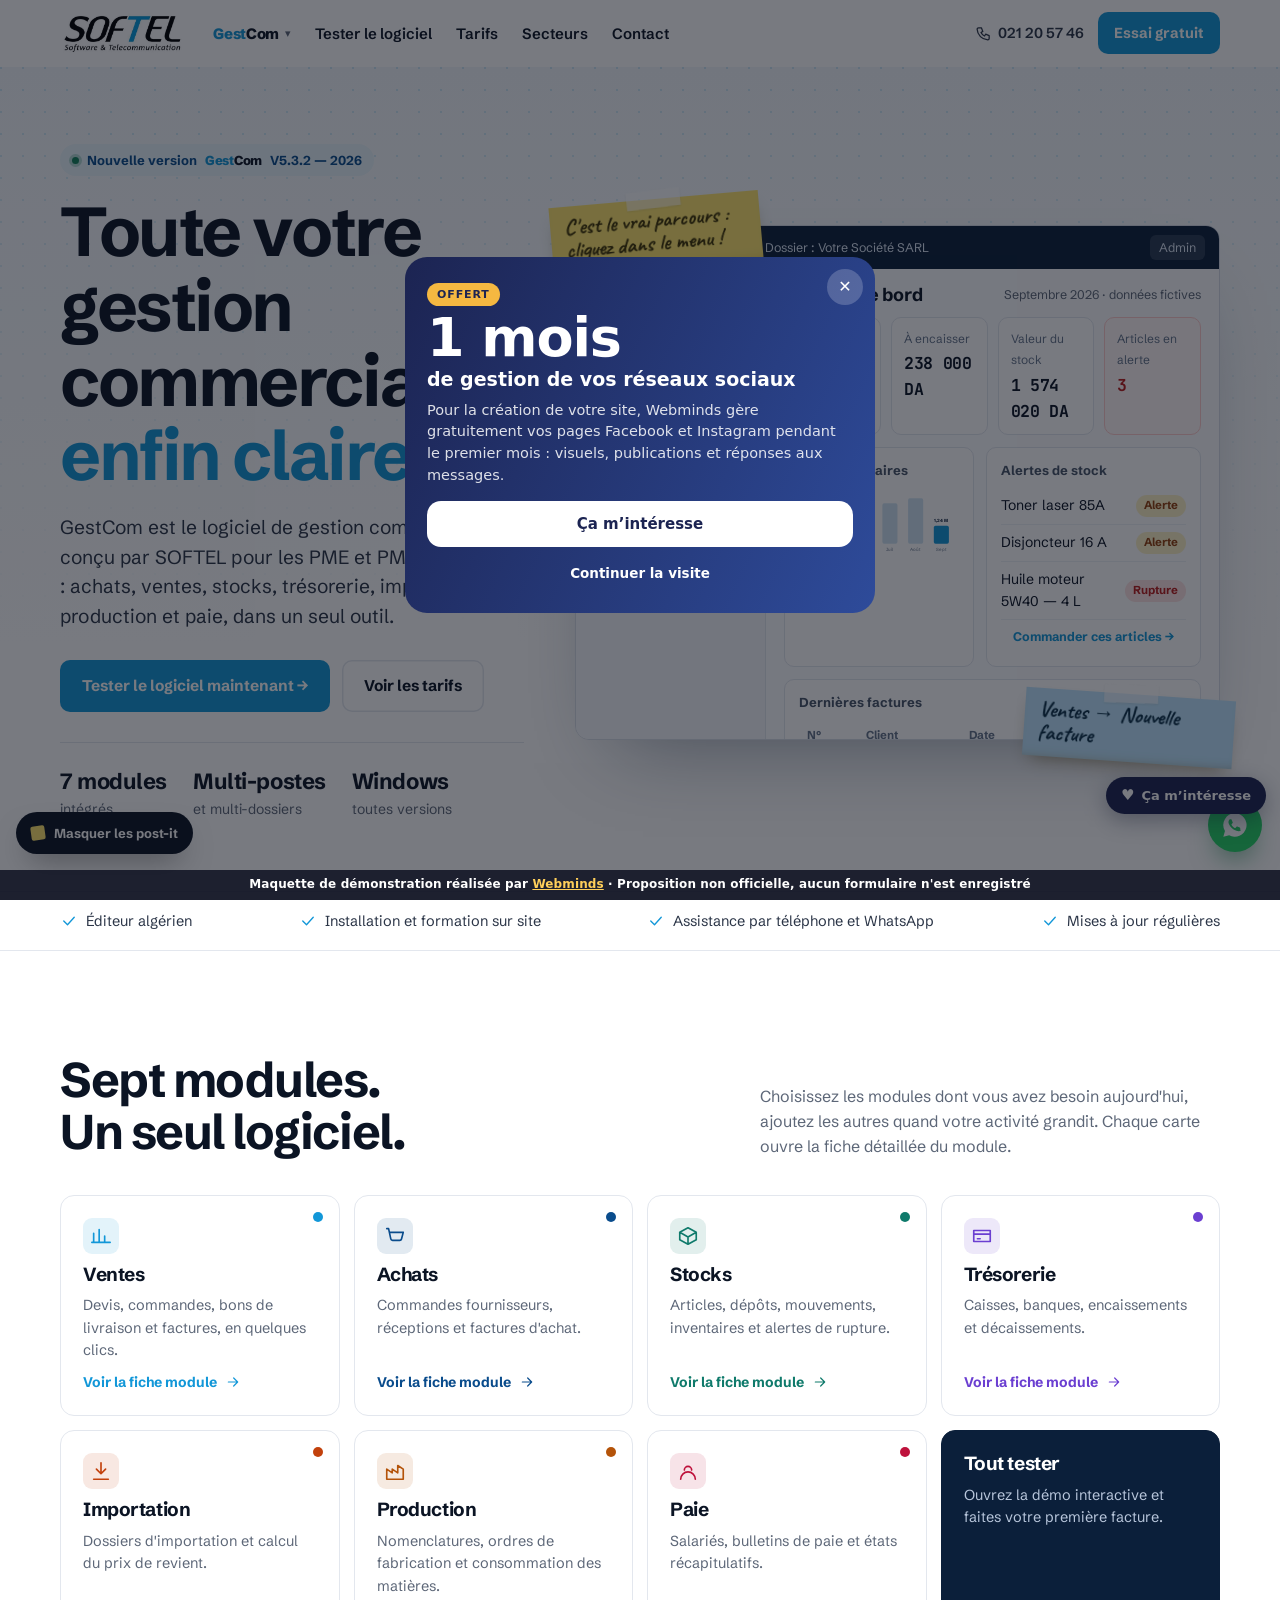
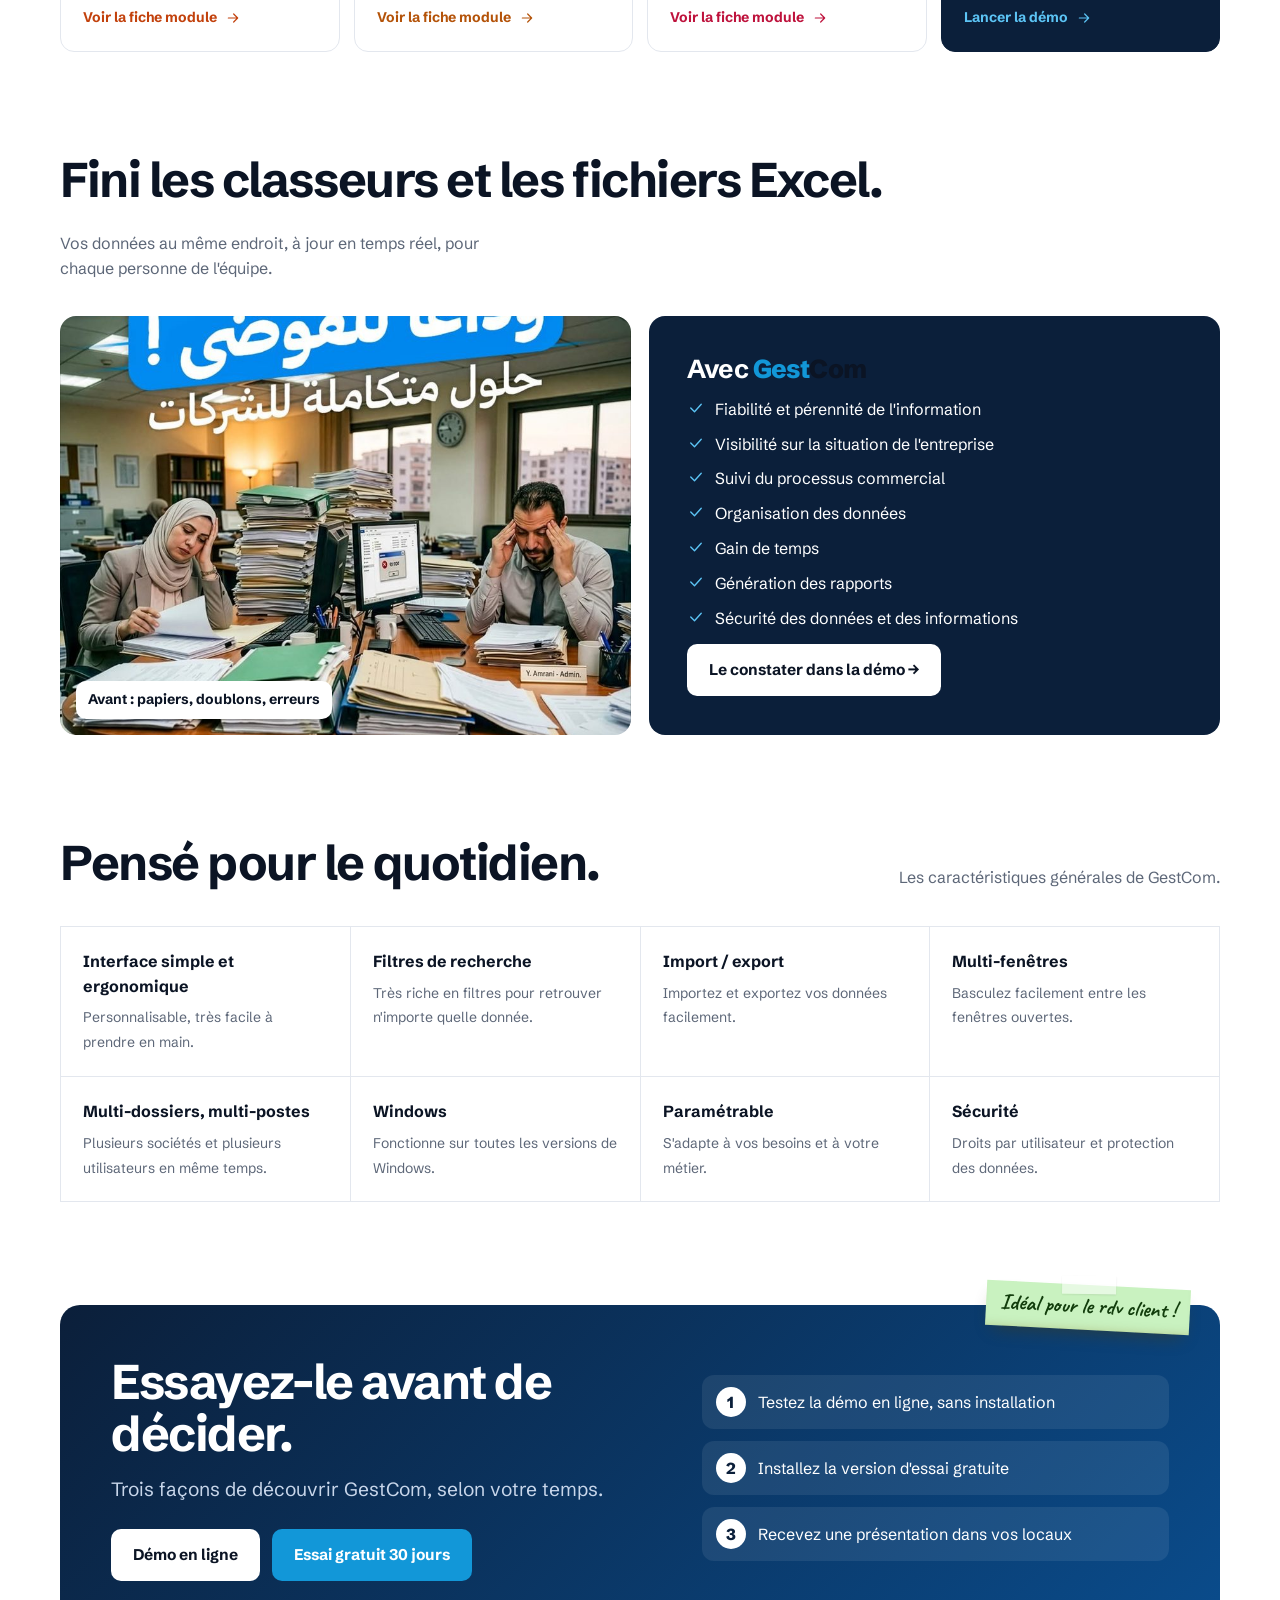
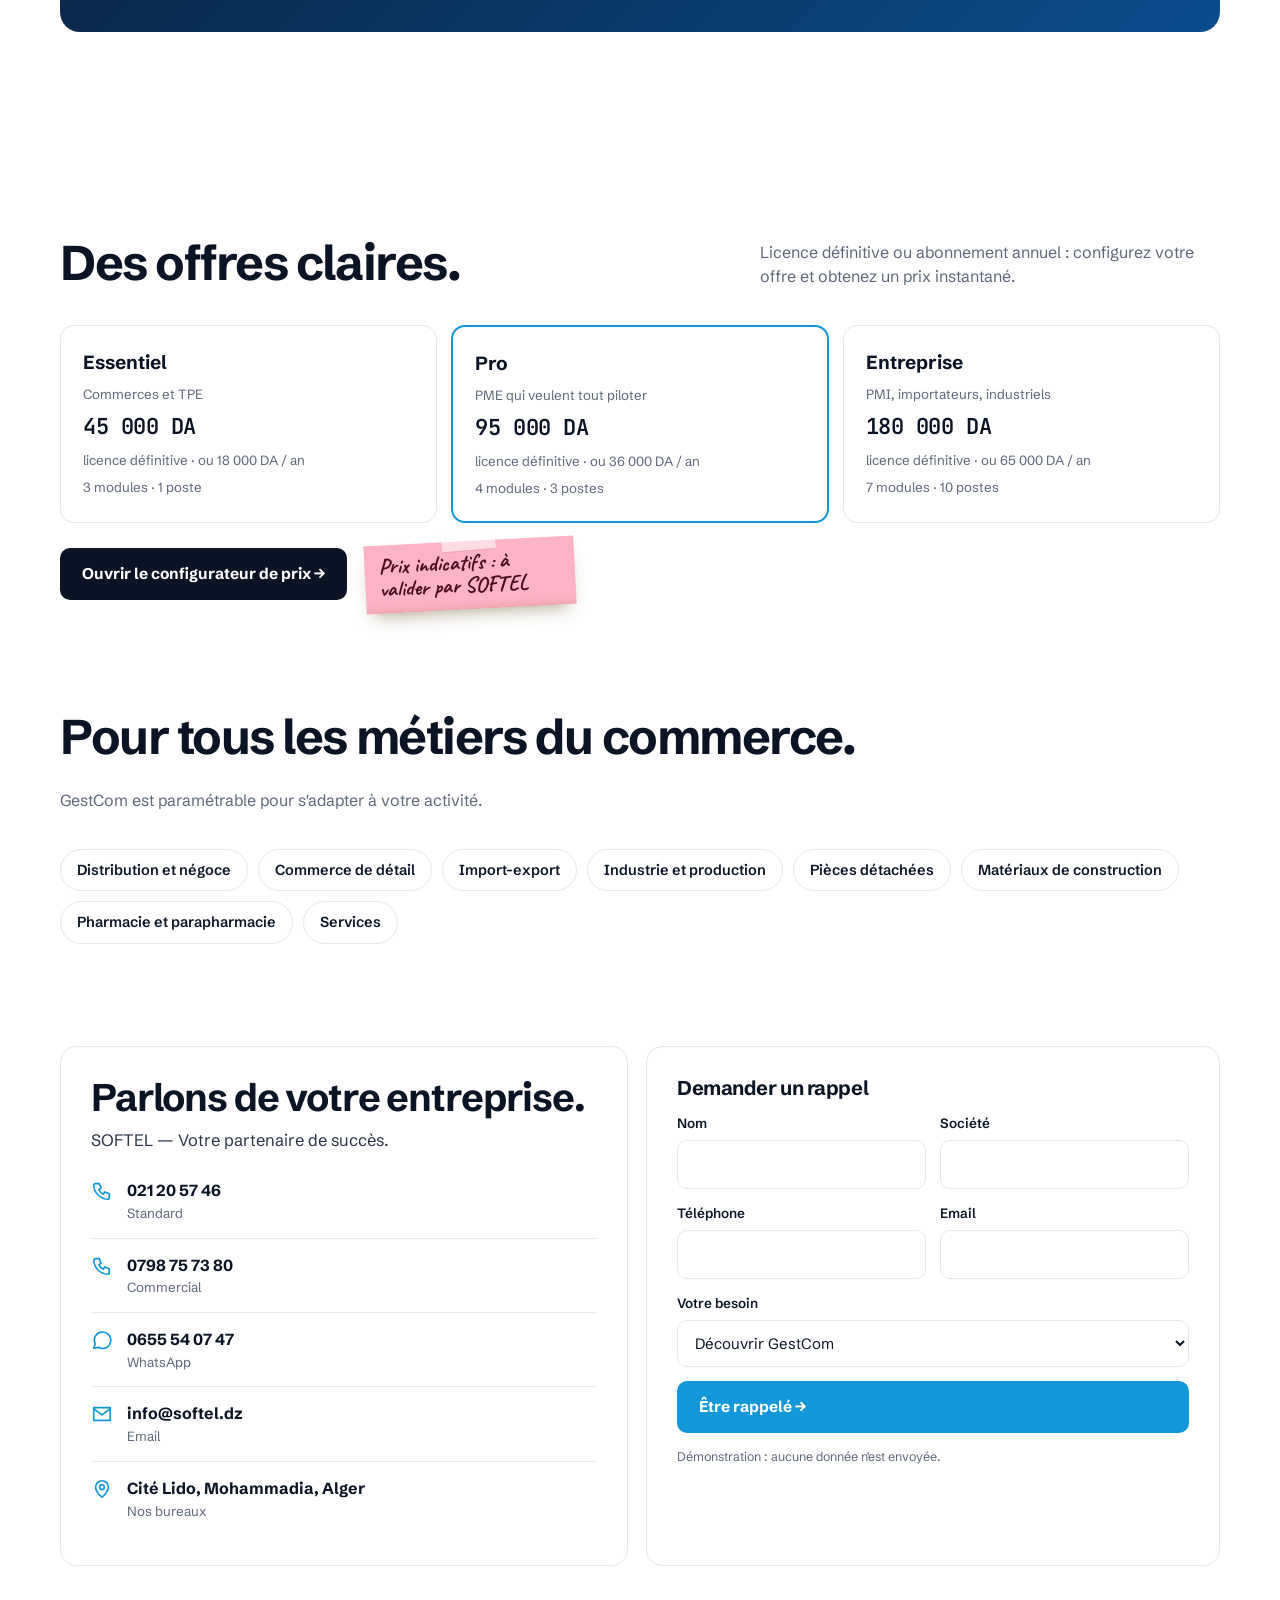
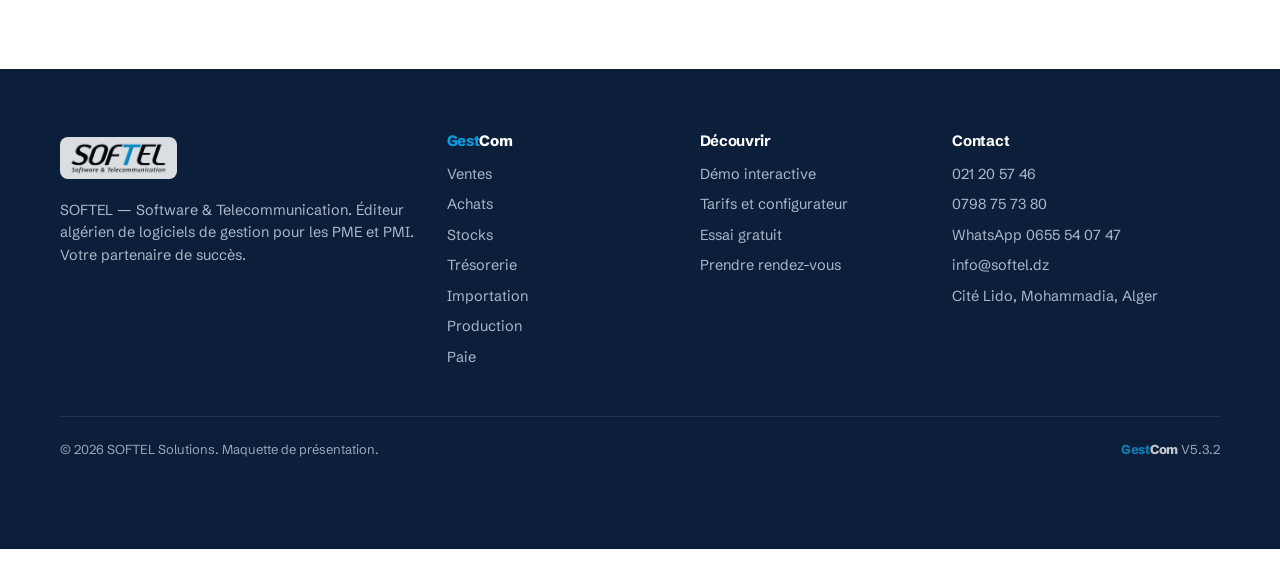
<file: index.html>
<!DOCTYPE html>
<html lang="fr"><head>
<meta charset="utf-8"><meta name="viewport" content="width=device-width, initial-scale=1, viewport-fit=cover">
<link rel="preconnect" href="https://fonts.googleapis.com"><link rel="preconnect" href="https://fonts.gstatic.com" crossorigin>
<link href="https://fonts.googleapis.com/css2?family=Schibsted+Grotesk:wght@400;500;600;700;800&family=JetBrains+Mono:wght@400;600&family=Caveat:wght@600;700&display=swap" rel="stylesheet">
<link rel="stylesheet" href="style.css"><link rel="icon" href="img/softel-logo.png">
<title>SOFTEL Solutions — GestCom, logiciel de gestion commerciale</title>
<meta name="description" content="SOFTEL Solutions, éditeur algérien du logiciel de gestion commerciale GestCom : ventes, achats, stocks, trésorerie, importation, production et paie.">
<meta name="robots" content="noindex, nofollow"><!--wm-demo--></head><body>
<div id="hdr"></div>
<main id="app">
<section class="hero"><div class="wrap hg">
 <div><span class="tag"><span class="dot"></span>Nouvelle version <span class="gc"><b>Gest</b><i>Com</i></span> V5.3.2 — 2026</span>
  <h1 style="margin-top:18px">Toute votre gestion commerciale, <span style="color:var(--blue)">enfin claire.</span></h1>
  <p class="lead">GestCom est le logiciel de gestion commerciale conçu par SOFTEL pour les PME et PMI algériennes : achats, ventes, stocks, trésorerie, importations, production et paie, dans un seul outil.</p>
  <div class="acts"><a class="btn" href="demo.html">Tester le logiciel maintenant →</a><a class="btn ghost" href="tarifs.html">Voir les tarifs</a></div>
  <div class="proof"><div><b>7 modules</b>intégrés</div><div><b>Multi-postes</b>et multi-dossiers</div><div><b>Windows</b>toutes versions</div></div></div>
 <div class="hsim rv"><div id="hs"></div>
  <span class="postit p1" style="--r:-5deg">C'est le vrai parcours : cliquez dans le menu !</span>
  <span class="postit p2 bl" style="--r:4deg">Ventes → Nouvelle facture</span></div>
</div></section>
<div class="strip"><div class="wrap"><span>ICOK Éditeur algérien</span><span>ICOK Installation et formation sur site</span><span>ICOK Assistance par téléphone et WhatsApp</span><span>ICOK Mises à jour régulières</span></div></div>
<section id="modules"><div class="wrap"><div class="sh2 rv"><h2>Sept modules.<br>Un seul logiciel.</h2><p>Choisissez les modules dont vous avez besoin aujourd'hui, ajoutez les autres quand votre activité grandit. Chaque carte ouvre la fiche détaillée du module.</p></div>
 <div class="mods" id="mods"></div></div></section>
<section style="padding-top:0"><div class="wrap"><div class="sh2 rv"><h2>Fini les classeurs et les fichiers Excel.</h2><p>Vos données au même endroit, à jour en temps réel, pour chaque personne de l'équipe.</p></div>
 <div class="ba rv"><figure><img src="img/chaos.jpg" alt="Bureau encombré de dossiers papier" loading="lazy"><figcaption>Avant : papiers, doublons, erreurs</figcaption></figure>
 <div class="after"><h3 style="font-size:26px">Avec <span class="gc"><b>Gest</b><i>Com</i></span></h3><ul id="benef"></ul><div><a class="btn wh" href="demo.html">Le constater dans la démo →</a></div></div></div></div></section>
<section style="padding-top:0"><div class="wrap"><div class="sh2 rv"><h2>Pensé pour le quotidien.</h2><p>Les caractéristiques générales de GestCom.</p></div><div class="feats rv" id="feats"></div></div></section>
<section style="padding-top:0"><div class="wrap"><div class="tryband rv">
 <div><h2 style="color:#fff">Essayez-le avant de décider.</h2><p class="lead" style="margin:14px 0 24px">Trois façons de découvrir GestCom, selon votre temps.</p><div class="acts"><a class="btn wh" href="demo.html">Démo en ligne</a><a class="btn" href="essai.html">Essai gratuit 30 jours</a></div></div>
 <div class="steps3"><div>Testez la démo en ligne, sans installation</div><div>Installez la version d'essai gratuite</div><div>Recevez une présentation dans vos locaux</div></div>
 <span class="postit gr" style="--r:3deg;top:-20px;right:30px">Idéal pour le rdv client !</span></div></div></section>
<section id="tarifs"><div class="wrap"><div class="sh2 rv"><h2>Des offres claires.</h2><p>Licence définitive ou abonnement annuel : configurez votre offre et obtenez un prix instantané.</p></div>
 <div class="pp rv" id="pp" style="position:relative"></div><div style="margin-top:18px;position:relative" class="rv"><a class="btn dk" href="tarifs.html">Ouvrir le configurateur de prix →</a> <span class="postit inl pk" style="--r:-3deg;margin-left:14px">Prix indicatifs : à valider par SOFTEL</span></div></div></section>
<section id="secteurs" style="padding-top:0"><div class="wrap"><div class="sh2 rv"><h2>Pour tous les métiers du commerce.</h2><p>GestCom est paramétrable pour s'adapter à votre activité.</p></div><div class="sect rv" id="sect"></div></div></section>
<section id="contact" style="padding-top:0"><div class="wrap contact">
 <div class="card rv"><h2 style="font-size:clamp(28px,3vw,40px);margin-bottom:10px">Parlons de votre entreprise.</h2><p class="lead" style="font-size:16.5px;margin-bottom:10px">SOFTEL — Votre partenaire de succès.</p><div id="cinfo"></div></div>
 <div class="card rv"><h3 style="margin-bottom:14px">Demander un rappel</h3><form id="cf" class="fg"><label class="fld">Nom<input required></label><label class="fld">Société<input></label><label class="fld">Téléphone<input type="tel" required></label><label class="fld">Email<input type="email"></label><label class="fld full">Votre besoin<select><option>Découvrir GestCom</option><option>Demander un devis</option><option>Planifier une installation</option><option>Assistance client</option></select></label><button class="btn full">Être rappelé →</button><p class="note full">Démonstration : aucune donnée n'est envoyée.</p></form></div>
</div></section></main>
<div id="ftr"></div>
<script src="data.js"></script><script src="app.js"></script><script src="sim.js"></script>
<script>
Shell.init();
document.querySelectorAll('.strip span').forEach(s=>s.innerHTML=s.innerHTML.replace('ICOK',ic(I.check,18)));
mountSim(document.getElementById('hs'),{compact:true,start:'dash'});
document.getElementById('mods').innerHTML=MODULES.map(m=>`<a class="mod" href="module.html?m=${m.id}" style="--c:${m.c}"><span class="pls" title="Cliquez pour voir la fiche"></span><span class="mi" style="--c:${m.c}">${ic(m.ic)}</span><h3>${m.n}</h3><p>${m.s}</p><span class="go">Voir la fiche module ${ic(I.arrow,16)}</span></a>`).join('')+`<a class="mod all" href="demo.html" style="--c:#5cc4f5"><h3>Tout tester</h3><p>Ouvrez la démo interactive et faites votre première facture.</p><span class="go" style="color:#5cc4f5">Lancer la démo ${ic(I.arrow,16)}</span></a>`;
document.getElementById('benef').innerHTML=BENEFITS.map(b=>`<li>${ic(I.check,18)}<span>${b}</span></li>`).join('');
document.getElementById('feats').innerHTML=FEATURES.map(f=>`<div><b>${f[0]}</b><span>${f[1]}</span></div>`).join('');
document.getElementById('sect').innerHTML=SECTORS.map(s=>`<span>${s}</span>`).join('');
document.getElementById('pp').innerHTML=PLANS.map(p=>`<a class="${p.hl?'hl':''}" href="tarifs.html?plan=${p.id}"><b style="font-size:19px">${p.n}</b><small>${p.for}</small><span class="pr">${DA(p.lic)}</span><small>licence définitive · ou ${DA(p.ab)} / an</small><small>${p.mods.length} modules · ${p.postes} poste${p.postes>1?'s':''}</small></a>`).join('');
document.getElementById('cinfo').innerHTML=[[I.phone,SF.fixe,'Standard',SF.fixeTel],[I.phone,SF.mob,'Commercial',SF.mobTel],[I.wa,SF.wa2,'WhatsApp',SF.wa],[I.mail,SF.email,'Email','mailto:'+SF.email],[I.pin,SF.addr,'Nos bureaux',SF.map]].map(c=>`<a class="cl" href="${c[3]}"${c[3].startsWith('http')?' target="_blank" rel="noopener"':''}>${ic(c[0])}<span><b>${c[1]}</b><small>${c[2]}</small></span></a>`).join('');
document.getElementById('cf').onsubmit=e=>{e.preventDefault();e.target.innerHTML='<div class="full" style="padding:20px 0"><h3>Merci, nous vous rappelons rapidement.</h3><p class="note">(Simulation)</p></div>'};
document.querySelector('h1+.lead')||0;
</script><div id="wm-demo" role="note" style="position:fixed;left:0;right:0;bottom:0;z-index:2147483000;background:rgba(10,14,30,.92);color:#fff;font:600 12px/1.3 system-ui,-apple-system,Segoe UI,Roboto,sans-serif;text-align:center;padding:7px 12px calc(7px + env(safe-area-inset-bottom,0px));letter-spacing:.01em">Maquette de démonstration réalisée par <a href="https://webminds.dz" style="color:#ffcf5a;text-decoration:underline" target="_blank" rel="noopener">Webminds</a> · Proposition non officielle, aucun formulaire n'est enregistré</div>
<script>(function(){function f(){var b=document.getElementById('wm-demo');if(!b)return;var h=b.offsetHeight;document.body.style.paddingBottom=(parseFloat(getComputedStyle(document.body).paddingBottom)||0)+h+'px';document.querySelectorAll('body *').forEach(function(e){if(e===b||b.contains(e))return;var s=getComputedStyle(e);if(s.position!=='fixed')return;var bt=parseFloat(s.bottom);if(!isNaN(bt)&&bt<120&&s.bottom!=='auto'&&e.offsetHeight<window.innerHeight*.6){e.style.bottom=(bt+h)+'px'}})}if(document.readyState==='complete')f();else addEventListener('load',f)})();</script><!--wm-demo--><script data-wml>(function(){if(window.__wmL)return;window.__wmL=1;
var C={"p": "SOFTEL Solutions", "mail": null, "wa": "213797372452", "v": [["/", "Version corporate", "Claire et rassurante"]]};
function ready(f){document.readyState==='loading'?document.addEventListener('DOMContentLoaded',f):f()}
ready(function(){
var css='.wmL-b{position:fixed;right:14px;bottom:calc(56px + env(safe-area-inset-bottom));z-index:2147483000;border:0;border-radius:999px;background:#1C2452;color:#fff;font:700 13px/1 system-ui,-apple-system,Segoe UI,Roboto,sans-serif;padding:11px 15px;box-shadow:0 6px 22px rgba(20,30,60,.35);cursor:pointer;display:flex;align-items:center;gap:7px}'
+'@media(max-width:520px){.wmL-b{bottom:calc(112px + env(safe-area-inset-bottom));font-size:12.5px;padding:10px 13px}}'
+'.wmL-m{position:fixed;inset:0;z-index:2147483001;background:rgba(10,14,25,.55);display:none;align-items:flex-end;justify-content:center;font-family:system-ui,-apple-system,Segoe UI,Roboto,sans-serif}.wmL-m.on{display:flex}@media(min-width:700px){.wmL-m{align-items:center;padding:20px}}'
+'.wmL-x{box-sizing:border-box;position:relative;background:#fff;color:#1C2452;width:100%;max-width:470px;max-height:92vh;overflow:auto;border-radius:22px 22px 0 0;padding:24px 22px calc(22px + env(safe-area-inset-bottom));text-align:left}@media(min-width:700px){.wmL-x{border-radius:22px}}'
+'.wmL-x *{box-sizing:border-box}.wmL-c{position:absolute;top:12px;right:12px;width:36px;height:36px;border:0;border-radius:50%;background:#F0F2F1;font-size:16px;cursor:pointer;color:#1C2452}'
+'.wmL-x h3{font:800 26px/1.1 system-ui,-apple-system,sans-serif;margin:4px 40px 10px 0;color:inherit}.wmL-x p{margin:0 0 14px;line-height:1.5;font-size:14.5px;opacity:.85}'
+'.wmL-o{background:linear-gradient(115deg,#1C2452,#2E4B9A);color:#fff}.wmL-o .wmL-c{background:rgba(255,255,255,.2);color:#fff}.wmL-big{font:900 54px/.95 system-ui,-apple-system,sans-serif;letter-spacing:-.02em;margin:6px 0 2px}.wmL-big small{display:block;font-size:19px;font-weight:700;letter-spacing:0;margin-top:6px}'
+'.wmL-tag{display:inline-block;background:#F5B841;color:#1C2452;font:800 11px system-ui,sans-serif;letter-spacing:.08em;border-radius:999px;padding:5px 10px}'
+'.wmL-btn{display:flex;align-items:center;justify-content:center;width:100%;border:0;border-radius:14px;padding:14px;font:800 15px system-ui,-apple-system,sans-serif;cursor:pointer;margin-top:8px}.wmL-w{background:#fff;color:#1C2452}.wmL-g{background:#1FAF55;color:#fff}.wmL-n{background:#1C2452;color:#fff}.wmL-l{background:transparent;color:inherit;font-weight:600;font-size:13.5px;padding:10px}'
+'.wmL-s{font:700 11.5px system-ui,sans-serif;text-transform:uppercase;letter-spacing:.06em;opacity:.6;margin:12px 0 8px}.wmL-ch{display:grid;gap:8px}.wmL-ch label{display:flex;align-items:center;gap:10px;border:1.5px solid #E2E6E3;border-radius:12px;padding:11px 12px;cursor:pointer;font-size:14px;font-weight:600}.wmL-ch label small{display:block;font-weight:500;opacity:.65;font-size:12px}.wmL-ch input{width:18px;height:18px;flex:none;accent-color:#1FAF55}'
+'.wmL-f{display:grid;gap:8px;margin:12px 0 6px}.wmL-f input{border:1.5px solid #E2E6E3;border-radius:12px;padding:12px;font:500 16px system-ui,sans-serif;color:#1C2452;background:#fff;-webkit-user-select:text!important;user-select:text!important;width:100%}'
+'.wmL-ok{text-align:center}.wmL-ok i{display:grid;place-items:center;width:64px;height:64px;margin:6px auto 12px;border-radius:50%;background:#E8F7EE;color:#1FAF55;font-style:normal;font-size:30px}';
var st=document.createElement('style');st.textContent=css;document.head.appendChild(st);
function ss(k,v){try{if(v===undefined)return sessionStorage.getItem(k);sessionStorage.setItem(k,v)}catch(e){}}
var p=location.pathname,cur=0;C.v.forEach(function(v,i){if(v[0]!=='/'&&p.indexOf(v[0])===0)cur=i});
var off=document.createElement('div');off.className='wmL-m';off.innerHTML='<div class="wmL-x wmL-o" role="dialog" aria-modal="true"><button class="wmL-c" type="button" aria-label="Fermer">✕</button><span class="wmL-tag">OFFERT</span><div class="wmL-big">1 mois<small>de gestion de vos réseaux sociaux</small></div><p style="margin-top:12px">Pour la création de votre site, Webminds gère gratuitement vos pages Facebook et Instagram pendant le premier mois : visuels, publications et réponses aux messages.</p><button class="wmL-btn wmL-w" type="button" data-i>Ça m’intéresse</button><button class="wmL-btn wmL-l" type="button" data-c>Continuer la visite</button></div>';
var ch='';C.v.forEach(function(v,i){ch+='<label><input type="radio" name="wmLv" value="'+v[1]+'"'+(i===cur?' checked':'')+'><span>'+v[1]+(v[2]?'<small>'+v[2]+'</small>':'')+'</span></label>'});
var it=document.createElement('div');it.className='wmL-m';it.innerHTML='<div class="wmL-x" role="dialog" aria-modal="true"><button class="wmL-c" type="button" aria-label="Fermer">✕</button><div data-s1><h3>Cette maquette vous plaît ?</h3><p>Choisissez la version qui vous intéresse : Webminds vous recontacte pour vous la présenter.</p>'+(C.v.length>1?'<div class="wmL-s">La version préférée</div><div class="wmL-ch">'+ch+'</div>':'')+'<div class="wmL-s">En plus</div><div class="wmL-ch"><label><input type="checkbox" value="Gestion des réseaux sociaux (1 mois offert)"><span>Réseaux sociaux<small>1 mois de gestion offert avec le site</small></span></label></div><div class="wmL-f"><input name="n" placeholder="Votre nom" autocomplete="name"><input name="t" type="tel" inputmode="tel" placeholder="Votre téléphone (facultatif)" autocomplete="tel"></div><button class="wmL-btn wmL-g" type="button" data-w>Envoyer sur WhatsApp</button>'+(C.mail?'<button class="wmL-btn wmL-l" type="button" data-e>Envoyer par e-mail</button>':'')+'</div><div class="wmL-ok" data-s2 hidden><i>✓</i><h3 style="margin:0 0 8px">Merci !</h3><p>Votre choix a bien été transmis à Webminds. Nous vous recontactons très vite.</p><button class="wmL-btn wmL-n" type="button" data-c>Continuer la visite</button></div></div>';
document.body.appendChild(off);document.body.appendChild(it);
var b=document.createElement('button');b.type='button';b.className='wmL-b';b.innerHTML='<b style="font-size:15px">♥</b>Ça m’intéresse';document.body.appendChild(b);
function op(m){off.classList.remove('on');it.classList.remove('on');m.classList.add('on')}
[off,it].forEach(function(m){m.addEventListener('click',function(e){if(e.target===m||e.target.closest('.wmL-c')||e.target.closest('[data-c]'))m.classList.remove('on')})});
b.onclick=function(){op(it)};off.querySelector('[data-i]').onclick=function(){op(it)};
function msg(){var v=(it.querySelector('input[name=wmLv]:checked')||{}).value||C.v[cur][1],x=[].map.call(it.querySelectorAll('input[type=checkbox]:checked'),function(c){return c.value}),n=it.querySelector('[name=n]').value.trim(),t=it.querySelector('[name=t]').value.trim();
 return{v:v,x:x,n:n,t:t,txt:'Bonjour Webminds, la maquette '+C.p+' m’intéresse.\nVersion préférée : '+v+(x.length?'\nEn plus : '+x.join(', '):'')+(n?'\nNom : '+n:'')+(t?'\nTéléphone : '+t:'')+'\nLien : '+location.origin+C.v[cur][0]}}
function mail(m){if(!C.mail)return;try{fetch('https://formsubmit.co/ajax/'+C.mail,{method:'POST',keepalive:true,headers:{'Content-Type':'application/json','Accept':'application/json'},body:JSON.stringify({_subject:'Maquette '+C.p+' : intéressé ('+m.v+')',Prospect:C.p,Version:m.v,Options:m.x.join(', ')||'-',Nom:m.n||'-',Telephone:m.t||'-',Lien:location.origin+C.v[cur][0],_template:'table',_captcha:'false'})}).catch(function(){})}catch(e){}}
function done(){it.querySelector('[data-s1]').hidden=true;it.querySelector('[data-s2]').hidden=false;ss('wmL-sent','1')}
it.querySelector('[data-w]').onclick=function(){var m=msg();mail(m);done();location.href='https://wa.me/'+C.wa+'?text='+encodeURIComponent(m.txt)};
var e=it.querySelector('[data-e]');if(e)e.onclick=function(){mail(msg());done()};
var sh=ss('wmL-off');addEventListener('scroll',function(){var r=(scrollY+innerHeight)/document.documentElement.scrollHeight;
 if(!sh&&scrollY>500&&r>.3){sh=1;ss('wmL-off','1');op(off)}
 if(!ss('wmL-it')&&!ss('wmL-sent')&&sh&&r>.92&&!off.classList.contains('on')){ss('wmL-it','1');op(it)}},{passive:true});
});})();
</script></body></html>
</file>
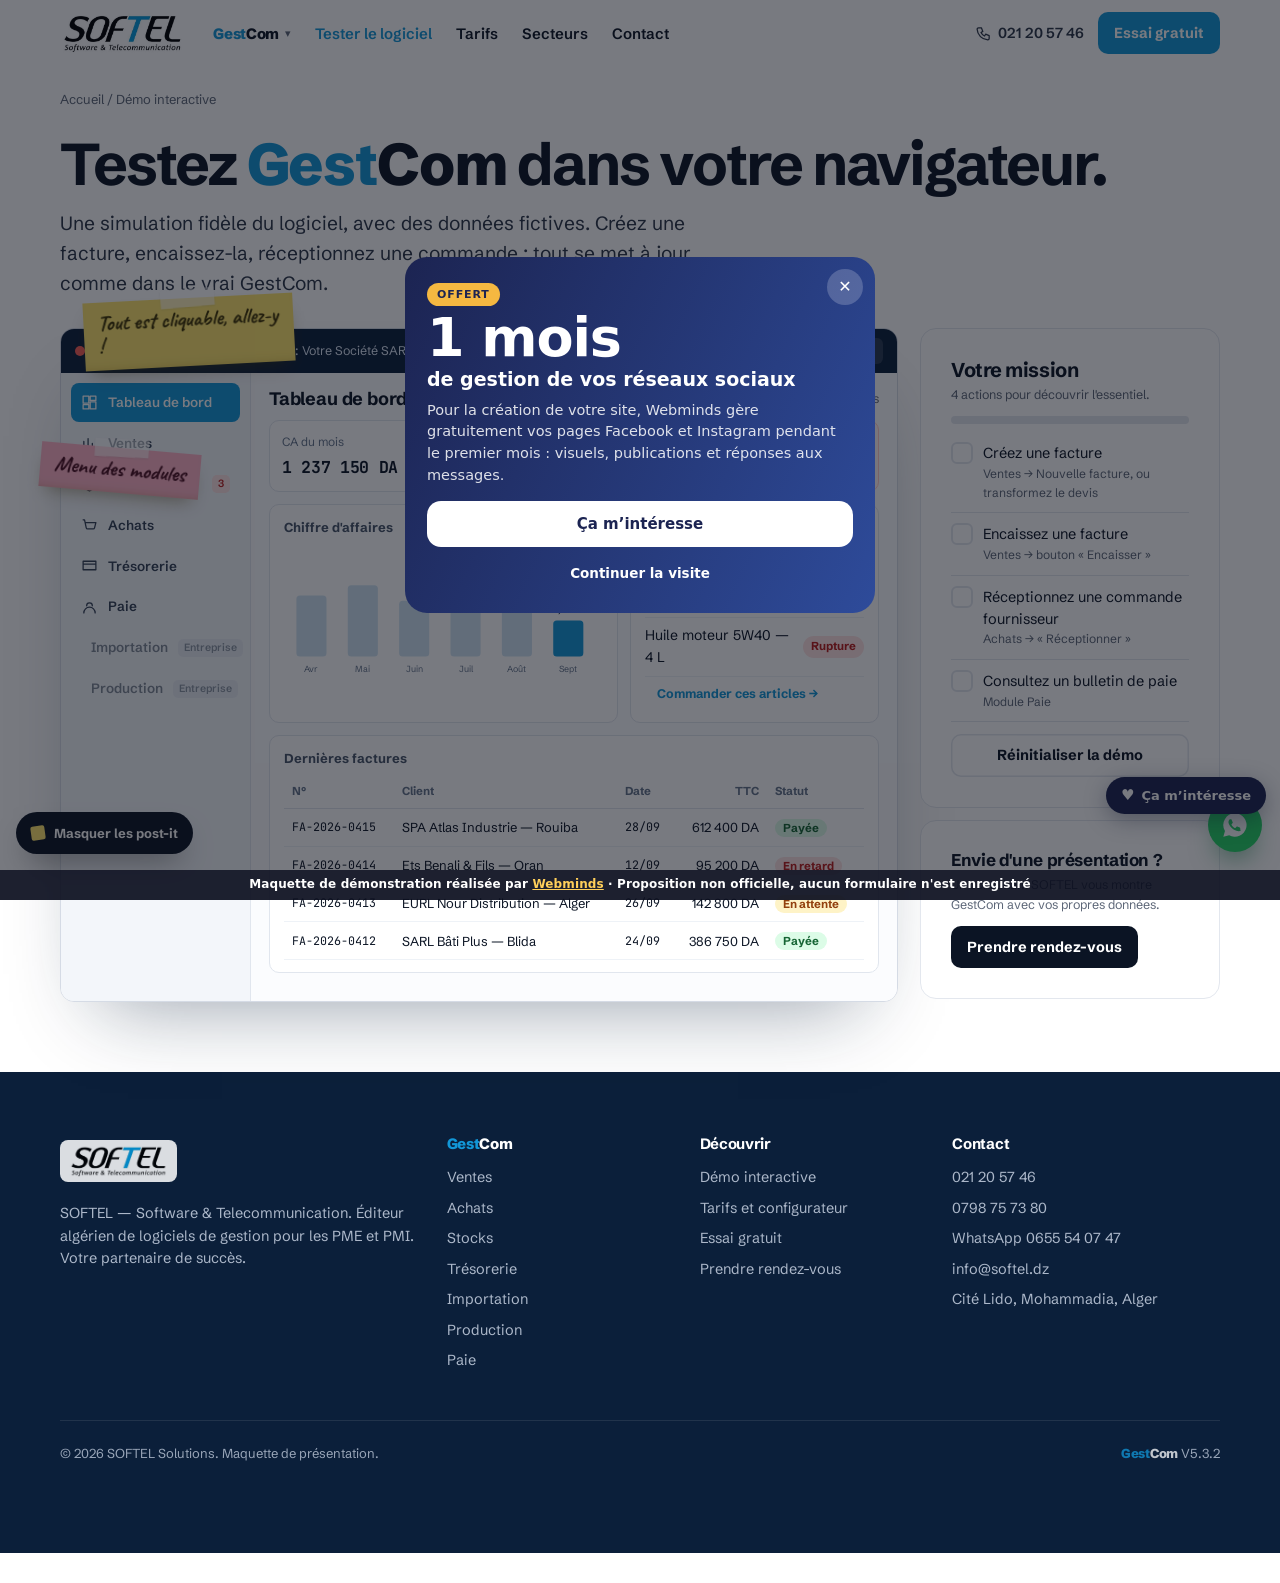
<file: demo.html>
<!DOCTYPE html>
<html lang="fr"><head>
<meta charset="utf-8"><meta name="viewport" content="width=device-width, initial-scale=1, viewport-fit=cover">
<link rel="preconnect" href="https://fonts.googleapis.com"><link rel="preconnect" href="https://fonts.gstatic.com" crossorigin>
<link href="https://fonts.googleapis.com/css2?family=Schibsted+Grotesk:wght@400;500;600;700;800&family=JetBrains+Mono:wght@400;600&family=Caveat:wght@600;700&display=swap" rel="stylesheet">
<link rel="stylesheet" href="style.css"><link rel="icon" href="img/softel-logo.png">
<title>Tester GestCom — démo interactive · SOFTEL</title>
<meta name="robots" content="noindex, nofollow"><!--wm-demo--></head><body>
<div id="hdr"></div>
<main id="app"><div class="wrap"><nav class="crumb"><a href="index.html">Accueil</a> / Démo interactive</nav>
<div class="ph"><h1>Testez <span class="gc"><b>Gest</b><i>Com</i></span> dans votre navigateur.</h1><p class="lead">Une simulation fidèle du logiciel, avec des données fictives. Créez une facture, encaissez-la, réceptionnez une commande : tout se met à jour comme dans le vrai GestCom.</p></div>
<div class="demo-l"><div class="demo-wrap"><div id="sim"></div><span class="postit d1" style="--r:-3deg">Tout est cliquable, allez-y !</span><span class="postit d2 pk" style="--r:5deg">Menu des modules</span></div>
<aside class="miss"><div class="card"><h3>Votre mission</h3><p class="note" style="margin:4px 0 12px">4 actions pour découvrir l'essentiel.</p><div class="mbar"><i id="mb" style="width:0"></i></div><div id="mlist" style="margin-top:8px"></div>
<div class="win" id="win"><b>Bravo, vous avez fait le tour !</b><p class="note" style="margin:6px 0 10px">Le vrai GestCom va encore plus loin : multi-dépôts, importations, production…</p><a class="btn sm" href="essai.html">Demander l'essai gratuit</a></div>
<button class="btn ghost sm" id="rst" style="margin-top:12px;width:100%;justify-content:center">Réinitialiser la démo</button></div>
<div class="card"><h3 style="font-size:17px">Envie d'une présentation ?</h3><p class="note" style="margin:6px 0 12px">Un consultant SOFTEL vous montre GestCom avec vos propres données.</p><a class="btn sm dk" href="essai.html?t=rdv">Prendre rendez-vous</a></div></aside></div></div></main>
<div id="ftr"></div>
<script src="data.js"></script><script src="app.js"></script><script src="sim.js"></script>
<script>
Shell.init();
const T=[['facture','Créez une facture','Ventes → Nouvelle facture, ou transformez le devis','ventes'],['encaisse','Encaissez une facture','Ventes → bouton « Encaisser »','ventes'],['reception','Réceptionnez une commande fournisseur','Achats → « Réceptionner »','achats'],['paie','Consultez un bulletin de paie','Module Paie','paie']];
let sim;
function drawM(m){const n=T.filter(t=>m[t[0]]).length;document.getElementById('mb').style.width=(n/T.length*100)+'%';
 document.getElementById('mlist').innerHTML=T.map(t=>`<div class="mt${m[t[0]]?' done':''}" data-g="${t[3]}"><span class="cb">${m[t[0]]?ic(I.check,14):''}</span><span>${t[1]}<small>${t[2]}</small></span></div>`).join('');
 document.querySelectorAll('.mt').forEach(e=>e.onclick=()=>{sim.go(e.dataset.g);document.getElementById('sim').scrollIntoView({behavior:'smooth',block:'start'})});
 document.getElementById('win').classList.toggle('on',n===T.length)}
sim=mountSim(document.getElementById('sim'),{persist:true,notes:true,start:(location.hash.slice(1)||'dash'),onMission:drawM});
drawM(sim.mission());
document.getElementById('rst').onclick=()=>sim.reset();
</script><div id="wm-demo" role="note" style="position:fixed;left:0;right:0;bottom:0;z-index:2147483000;background:rgba(10,14,30,.92);color:#fff;font:600 12px/1.3 system-ui,-apple-system,Segoe UI,Roboto,sans-serif;text-align:center;padding:7px 12px calc(7px + env(safe-area-inset-bottom,0px));letter-spacing:.01em">Maquette de démonstration réalisée par <a href="https://webminds.dz" style="color:#ffcf5a;text-decoration:underline" target="_blank" rel="noopener">Webminds</a> · Proposition non officielle, aucun formulaire n'est enregistré</div>
<script>(function(){function f(){var b=document.getElementById('wm-demo');if(!b)return;var h=b.offsetHeight;document.body.style.paddingBottom=(parseFloat(getComputedStyle(document.body).paddingBottom)||0)+h+'px';document.querySelectorAll('body *').forEach(function(e){if(e===b||b.contains(e))return;var s=getComputedStyle(e);if(s.position!=='fixed')return;var bt=parseFloat(s.bottom);if(!isNaN(bt)&&bt<120&&s.bottom!=='auto'&&e.offsetHeight<window.innerHeight*.6){e.style.bottom=(bt+h)+'px'}})}if(document.readyState==='complete')f();else addEventListener('load',f)})();</script><!--wm-demo--><script data-wml>(function(){if(window.__wmL)return;window.__wmL=1;
var C={"p": "SOFTEL Solutions", "mail": null, "wa": "213797372452", "v": [["/", "Version corporate", "Claire et rassurante"]]};
function ready(f){document.readyState==='loading'?document.addEventListener('DOMContentLoaded',f):f()}
ready(function(){
var css='.wmL-b{position:fixed;right:14px;bottom:calc(56px + env(safe-area-inset-bottom));z-index:2147483000;border:0;border-radius:999px;background:#1C2452;color:#fff;font:700 13px/1 system-ui,-apple-system,Segoe UI,Roboto,sans-serif;padding:11px 15px;box-shadow:0 6px 22px rgba(20,30,60,.35);cursor:pointer;display:flex;align-items:center;gap:7px}'
+'@media(max-width:520px){.wmL-b{bottom:calc(112px + env(safe-area-inset-bottom));font-size:12.5px;padding:10px 13px}}'
+'.wmL-m{position:fixed;inset:0;z-index:2147483001;background:rgba(10,14,25,.55);display:none;align-items:flex-end;justify-content:center;font-family:system-ui,-apple-system,Segoe UI,Roboto,sans-serif}.wmL-m.on{display:flex}@media(min-width:700px){.wmL-m{align-items:center;padding:20px}}'
+'.wmL-x{box-sizing:border-box;position:relative;background:#fff;color:#1C2452;width:100%;max-width:470px;max-height:92vh;overflow:auto;border-radius:22px 22px 0 0;padding:24px 22px calc(22px + env(safe-area-inset-bottom));text-align:left}@media(min-width:700px){.wmL-x{border-radius:22px}}'
+'.wmL-x *{box-sizing:border-box}.wmL-c{position:absolute;top:12px;right:12px;width:36px;height:36px;border:0;border-radius:50%;background:#F0F2F1;font-size:16px;cursor:pointer;color:#1C2452}'
+'.wmL-x h3{font:800 26px/1.1 system-ui,-apple-system,sans-serif;margin:4px 40px 10px 0;color:inherit}.wmL-x p{margin:0 0 14px;line-height:1.5;font-size:14.5px;opacity:.85}'
+'.wmL-o{background:linear-gradient(115deg,#1C2452,#2E4B9A);color:#fff}.wmL-o .wmL-c{background:rgba(255,255,255,.2);color:#fff}.wmL-big{font:900 54px/.95 system-ui,-apple-system,sans-serif;letter-spacing:-.02em;margin:6px 0 2px}.wmL-big small{display:block;font-size:19px;font-weight:700;letter-spacing:0;margin-top:6px}'
+'.wmL-tag{display:inline-block;background:#F5B841;color:#1C2452;font:800 11px system-ui,sans-serif;letter-spacing:.08em;border-radius:999px;padding:5px 10px}'
+'.wmL-btn{display:flex;align-items:center;justify-content:center;width:100%;border:0;border-radius:14px;padding:14px;font:800 15px system-ui,-apple-system,sans-serif;cursor:pointer;margin-top:8px}.wmL-w{background:#fff;color:#1C2452}.wmL-g{background:#1FAF55;color:#fff}.wmL-n{background:#1C2452;color:#fff}.wmL-l{background:transparent;color:inherit;font-weight:600;font-size:13.5px;padding:10px}'
+'.wmL-s{font:700 11.5px system-ui,sans-serif;text-transform:uppercase;letter-spacing:.06em;opacity:.6;margin:12px 0 8px}.wmL-ch{display:grid;gap:8px}.wmL-ch label{display:flex;align-items:center;gap:10px;border:1.5px solid #E2E6E3;border-radius:12px;padding:11px 12px;cursor:pointer;font-size:14px;font-weight:600}.wmL-ch label small{display:block;font-weight:500;opacity:.65;font-size:12px}.wmL-ch input{width:18px;height:18px;flex:none;accent-color:#1FAF55}'
+'.wmL-f{display:grid;gap:8px;margin:12px 0 6px}.wmL-f input{border:1.5px solid #E2E6E3;border-radius:12px;padding:12px;font:500 16px system-ui,sans-serif;color:#1C2452;background:#fff;-webkit-user-select:text!important;user-select:text!important;width:100%}'
+'.wmL-ok{text-align:center}.wmL-ok i{display:grid;place-items:center;width:64px;height:64px;margin:6px auto 12px;border-radius:50%;background:#E8F7EE;color:#1FAF55;font-style:normal;font-size:30px}';
var st=document.createElement('style');st.textContent=css;document.head.appendChild(st);
function ss(k,v){try{if(v===undefined)return sessionStorage.getItem(k);sessionStorage.setItem(k,v)}catch(e){}}
var p=location.pathname,cur=0;C.v.forEach(function(v,i){if(v[0]!=='/'&&p.indexOf(v[0])===0)cur=i});
var off=document.createElement('div');off.className='wmL-m';off.innerHTML='<div class="wmL-x wmL-o" role="dialog" aria-modal="true"><button class="wmL-c" type="button" aria-label="Fermer">✕</button><span class="wmL-tag">OFFERT</span><div class="wmL-big">1 mois<small>de gestion de vos réseaux sociaux</small></div><p style="margin-top:12px">Pour la création de votre site, Webminds gère gratuitement vos pages Facebook et Instagram pendant le premier mois : visuels, publications et réponses aux messages.</p><button class="wmL-btn wmL-w" type="button" data-i>Ça m’intéresse</button><button class="wmL-btn wmL-l" type="button" data-c>Continuer la visite</button></div>';
var ch='';C.v.forEach(function(v,i){ch+='<label><input type="radio" name="wmLv" value="'+v[1]+'"'+(i===cur?' checked':'')+'><span>'+v[1]+(v[2]?'<small>'+v[2]+'</small>':'')+'</span></label>'});
var it=document.createElement('div');it.className='wmL-m';it.innerHTML='<div class="wmL-x" role="dialog" aria-modal="true"><button class="wmL-c" type="button" aria-label="Fermer">✕</button><div data-s1><h3>Cette maquette vous plaît ?</h3><p>Choisissez la version qui vous intéresse : Webminds vous recontacte pour vous la présenter.</p>'+(C.v.length>1?'<div class="wmL-s">La version préférée</div><div class="wmL-ch">'+ch+'</div>':'')+'<div class="wmL-s">En plus</div><div class="wmL-ch"><label><input type="checkbox" value="Gestion des réseaux sociaux (1 mois offert)"><span>Réseaux sociaux<small>1 mois de gestion offert avec le site</small></span></label></div><div class="wmL-f"><input name="n" placeholder="Votre nom" autocomplete="name"><input name="t" type="tel" inputmode="tel" placeholder="Votre téléphone (facultatif)" autocomplete="tel"></div><button class="wmL-btn wmL-g" type="button" data-w>Envoyer sur WhatsApp</button>'+(C.mail?'<button class="wmL-btn wmL-l" type="button" data-e>Envoyer par e-mail</button>':'')+'</div><div class="wmL-ok" data-s2 hidden><i>✓</i><h3 style="margin:0 0 8px">Merci !</h3><p>Votre choix a bien été transmis à Webminds. Nous vous recontactons très vite.</p><button class="wmL-btn wmL-n" type="button" data-c>Continuer la visite</button></div></div>';
document.body.appendChild(off);document.body.appendChild(it);
var b=document.createElement('button');b.type='button';b.className='wmL-b';b.innerHTML='<b style="font-size:15px">♥</b>Ça m’intéresse';document.body.appendChild(b);
function op(m){off.classList.remove('on');it.classList.remove('on');m.classList.add('on')}
[off,it].forEach(function(m){m.addEventListener('click',function(e){if(e.target===m||e.target.closest('.wmL-c')||e.target.closest('[data-c]'))m.classList.remove('on')})});
b.onclick=function(){op(it)};off.querySelector('[data-i]').onclick=function(){op(it)};
function msg(){var v=(it.querySelector('input[name=wmLv]:checked')||{}).value||C.v[cur][1],x=[].map.call(it.querySelectorAll('input[type=checkbox]:checked'),function(c){return c.value}),n=it.querySelector('[name=n]').value.trim(),t=it.querySelector('[name=t]').value.trim();
 return{v:v,x:x,n:n,t:t,txt:'Bonjour Webminds, la maquette '+C.p+' m’intéresse.\nVersion préférée : '+v+(x.length?'\nEn plus : '+x.join(', '):'')+(n?'\nNom : '+n:'')+(t?'\nTéléphone : '+t:'')+'\nLien : '+location.origin+C.v[cur][0]}}
function mail(m){if(!C.mail)return;try{fetch('https://formsubmit.co/ajax/'+C.mail,{method:'POST',keepalive:true,headers:{'Content-Type':'application/json','Accept':'application/json'},body:JSON.stringify({_subject:'Maquette '+C.p+' : intéressé ('+m.v+')',Prospect:C.p,Version:m.v,Options:m.x.join(', ')||'-',Nom:m.n||'-',Telephone:m.t||'-',Lien:location.origin+C.v[cur][0],_template:'table',_captcha:'false'})}).catch(function(){})}catch(e){}}
function done(){it.querySelector('[data-s1]').hidden=true;it.querySelector('[data-s2]').hidden=false;ss('wmL-sent','1')}
it.querySelector('[data-w]').onclick=function(){var m=msg();mail(m);done();location.href='https://wa.me/'+C.wa+'?text='+encodeURIComponent(m.txt)};
var e=it.querySelector('[data-e]');if(e)e.onclick=function(){mail(msg());done()};
var sh=ss('wmL-off');addEventListener('scroll',function(){var r=(scrollY+innerHeight)/document.documentElement.scrollHeight;
 if(!sh&&scrollY>500&&r>.3){sh=1;ss('wmL-off','1');op(off)}
 if(!ss('wmL-it')&&!ss('wmL-sent')&&sh&&r>.92&&!off.classList.contains('on')){ss('wmL-it','1');op(it)}},{passive:true});
});})();
</script></body></html>
</file>
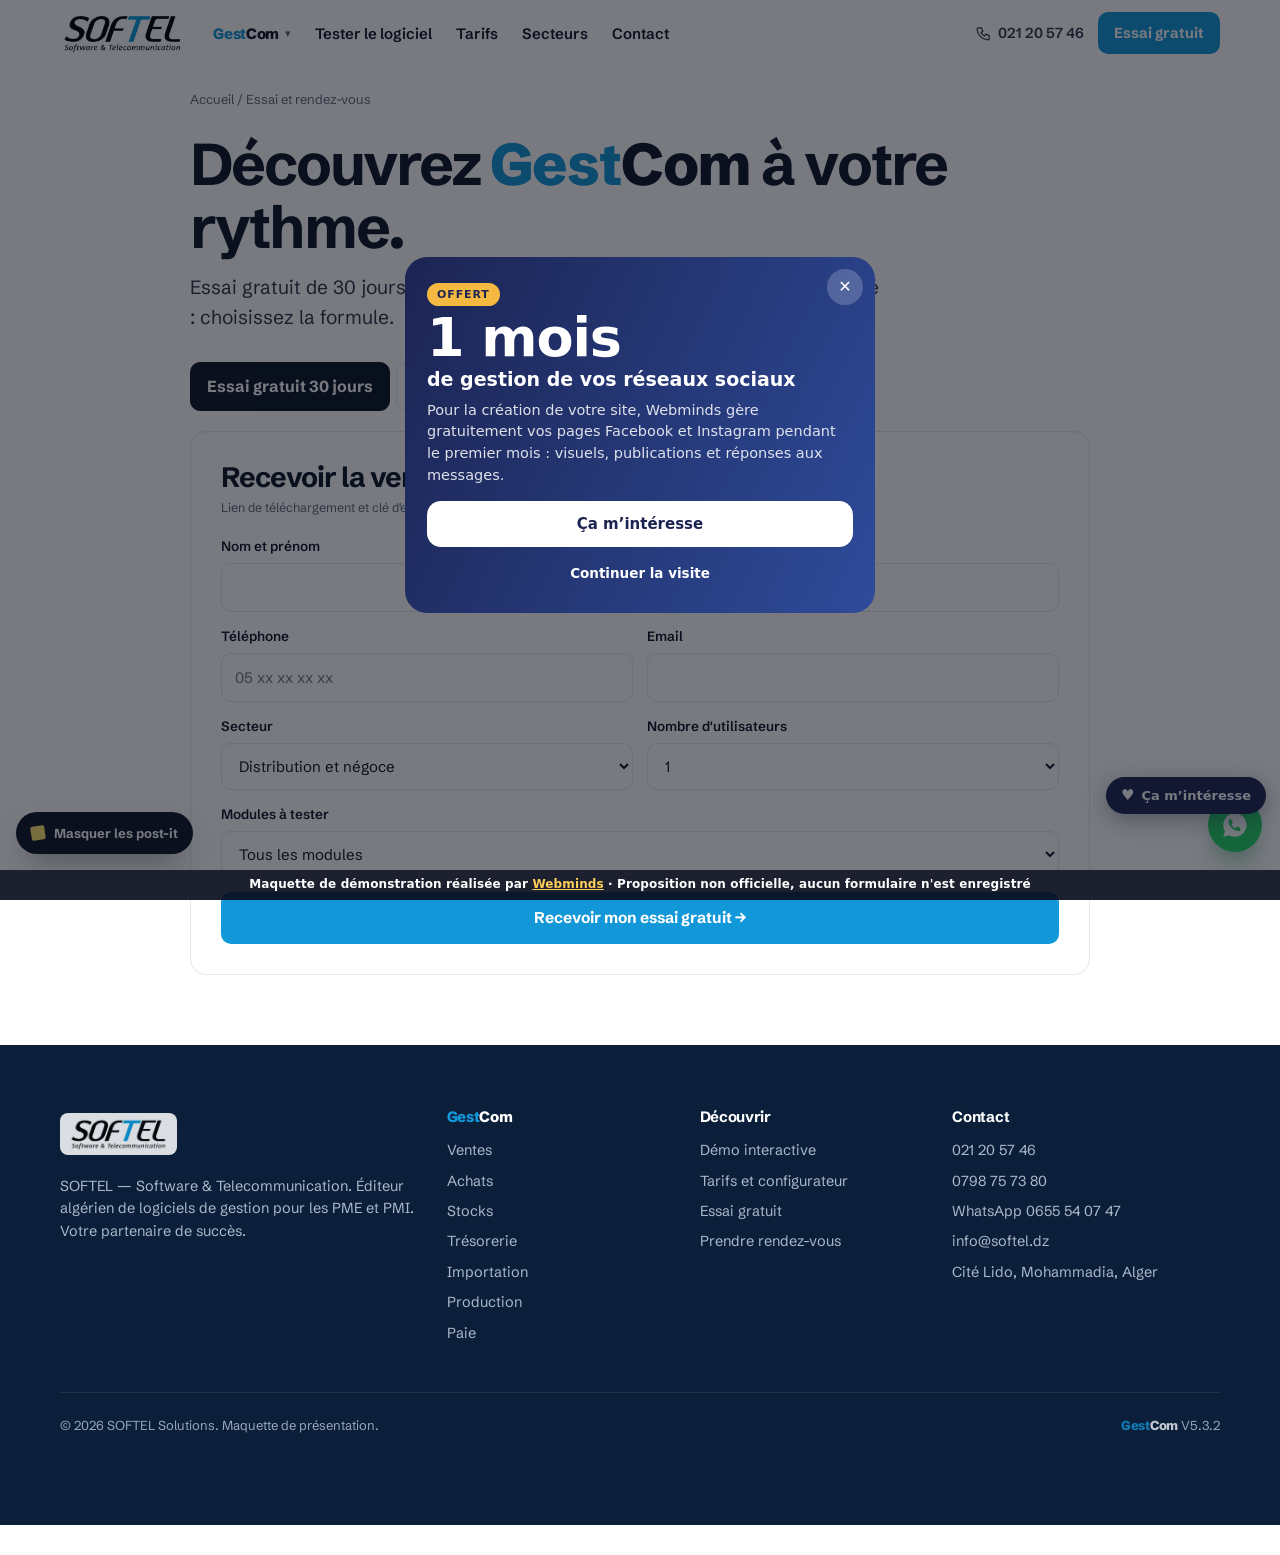
<file: essai.html>
<!DOCTYPE html>
<html lang="fr"><head>
<meta charset="utf-8"><meta name="viewport" content="width=device-width, initial-scale=1, viewport-fit=cover">
<link rel="preconnect" href="https://fonts.googleapis.com"><link rel="preconnect" href="https://fonts.gstatic.com" crossorigin>
<link href="https://fonts.googleapis.com/css2?family=Schibsted+Grotesk:wght@400;500;600;700;800&family=JetBrains+Mono:wght@400;600&family=Caveat:wght@600;700&display=swap" rel="stylesheet">
<link rel="stylesheet" href="style.css"><link rel="icon" href="img/softel-logo.png">
<title>Essai gratuit et rendez-vous · SOFTEL</title>
<meta name="robots" content="noindex, nofollow"><!--wm-demo--></head><body>
<div id="hdr"></div>
<main id="app"></main>
<div id="ftr"></div>
<script src="data.js"></script><script src="app.js"></script><script src="sim.js"></script>
<script>
const t0=qp.get('t')||'essai';
const hasQ=qp.get('plan');const pl=hasQ?PLANS.find(p=>p.id===qp.get('plan')):null;
const days=[];{const d=new Date(2026,9,1);while(days.length<8){if(d.getDay()!==5&&d.getDay()!==6)days.push(new Date(d));d.setDate(d.getDate()+1)}}
const jr=['dim.','lun.','mar.','mer.','jeu.','ven.','sam.'];
document.getElementById('app').innerHTML=`<div class="wrap" style="max-width:980px;padding-bottom:70px"><nav class="crumb"><a href="index.html">Accueil</a> / Essai et rendez-vous</nav>
<div class="ph"><h1>Découvrez <span class="gc"><b>Gest</b><i>Com</i></span> à votre rythme.</h1><p class="lead">Essai gratuit de 30 jours, présentation dans vos locaux ou devis personnalisé : choisissez la formule.</p></div>
<div class="tabs2" id="tb"><button data-t="essai">Essai gratuit 30 jours</button><button data-t="rdv">Rendez-vous de présentation</button><button data-t="devis">Demande de devis</button></div>
<div class="card" id="fz"></div></div>`;
Shell.init();
let tab=['essai','rdv','devis'].includes(t0)?t0:'essai',slot=null;
function common(){return `<label class="fld">Nom et prénom<input required></label><label class="fld">Société<input required></label><label class="fld">Téléphone<input type="tel" required placeholder="05 xx xx xx xx"></label><label class="fld">Email<input type="email" required></label>
 <label class="fld">Secteur<select>${SECTORS.map(s=>`<option>${s}</option>`).join('')}</select></label><label class="fld">Nombre d'utilisateurs<select><option>1</option><option>2 à 3</option><option>4 à 10</option><option>Plus de 10</option></select></label>`}
function draw(){document.querySelectorAll('#tb button').forEach(b=>b.classList.toggle('on',b.dataset.t===tab));const z=document.getElementById('fz');
 if(tab==='essai')z.innerHTML=`<h2 style="font-size:28px">Recevoir la version d'essai</h2><p class="note" style="margin:6px 0 18px">Lien de téléchargement et clé d'essai envoyés par email. Windows 7 et versions ultérieures.</p><form class="fg" id="f">${common()}<label class="fld full">Modules à tester<select><option>Tous les modules</option>${MODULES.map(m=>`<option>${m.n}</option>`).join('')}</select></label><button class="btn full" style="justify-content:center">Recevoir mon essai gratuit →</button></form>`;
 if(tab==='rdv')z.innerHTML=`<h2 style="font-size:28px">Planifier une présentation</h2><p class="note" style="margin:6px 0 18px">Un consultant SOFTEL vient vous présenter GestCom (Alger et environs) ou en visioconférence.</p><form class="fg" id="f">${common()}<div class="full" style="position:relative"><div class="fld" style="margin-bottom:8px">Choisissez un créneau</div><div class="slots" id="sl">${days.map((d,i)=>['10:00','14:00'].map(h=>`<button type="button" data-s="${i}-${h}">${jr[d.getDay()]} ${d.getDate()}/10<small>${h}</small></button>`).join('')).join('')}</div><span class="postit gr" style="--r:3deg;top:-26px;right:0">Cliquez un créneau</span></div>
  <label class="fld full">Lieu<select><option>Dans nos locaux</option><option>Visioconférence</option><option>Chez SOFTEL — ${SF.addr}</option></select></label><button class="btn full" style="justify-content:center">Confirmer le rendez-vous →</button></form>`;
 if(tab==='devis')z.innerHTML=`<h2 style="font-size:28px">Demander un devis</h2>${pl?`<div class="card" style="background:var(--paper);margin:14px 0"><b>Configuration choisie</b><div class="srow"><span>Offre</span><b>${pl.n} — ${qp.get('bill')==='ab'?'abonnement annuel':'licence définitive'}</b></div><div class="srow"><span>Postes</span><b>${qp.get('postes')}</b></div>${qp.get('mods')?`<div class="srow"><span>Modules en option</span><b>${qp.get('mods').split(',').map(x=>modById(x).n).join(', ')}</b></div>`:''}<div class="srow t"><span>Estimation</span><b>${DA(+qp.get('total')||0)}</b></div></div>`:`<p class="note" style="margin:6px 0 18px">Astuce : utilisez le <a href="tarifs.html" style="color:var(--blue);font-weight:700">configurateur</a> pour pré-remplir votre besoin.</p>`}<form class="fg" id="f">${common()}<label class="fld full">Précisions<textarea rows="4" placeholder="Nombre de dépôts, reprise de données, besoins spécifiques…"></textarea></label><button class="btn full" style="justify-content:center">Envoyer ma demande de devis →</button></form>`;
 document.querySelectorAll('#sl button').forEach(b=>b.onclick=()=>{document.querySelectorAll('#sl button').forEach(x=>x.classList.remove('on'));b.classList.add('on');slot=b.textContent});
 document.getElementById('f').onsubmit=e=>{e.preventDefault();if(tab==='rdv'&&!slot){toast('Choisissez un créneau');return}
  const msg={essai:['Votre essai gratuit est en route.','Vous recevrez le lien de téléchargement et votre clé d\'essai de 30 jours par email.'],rdv:['Rendez-vous demandé.','Créneau : '+slot.replace(/(\d{2}:\d{2})/,' à $1')+'. Un consultant vous appelle pour confirmer.'],devis:['Demande de devis envoyée.','Notre service commercial vous répond sous 24 h ouvrées.']}[tab];
  z.innerHTML=`<div class="okb"><span class="ok">${ic(I.check,34)}</span><h2 style="font-size:30px">${msg[0]}</h2><p class="lead">${msg[1]}</p><p class="note">(Simulation — aucune donnée envoyée.)</p><div class="acts" style="justify-content:center"><a class="btn" href="demo.html">Tester la démo en attendant</a><a class="btn ghost" href="index.html">Accueil</a></div></div>`}}
document.querySelectorAll('#tb button').forEach(b=>b.onclick=()=>{tab=b.dataset.t;draw()});draw();</script><div id="wm-demo" role="note" style="position:fixed;left:0;right:0;bottom:0;z-index:2147483000;background:rgba(10,14,30,.92);color:#fff;font:600 12px/1.3 system-ui,-apple-system,Segoe UI,Roboto,sans-serif;text-align:center;padding:7px 12px calc(7px + env(safe-area-inset-bottom,0px));letter-spacing:.01em">Maquette de démonstration réalisée par <a href="https://webminds.dz" style="color:#ffcf5a;text-decoration:underline" target="_blank" rel="noopener">Webminds</a> · Proposition non officielle, aucun formulaire n'est enregistré</div>
<script>(function(){function f(){var b=document.getElementById('wm-demo');if(!b)return;var h=b.offsetHeight;document.body.style.paddingBottom=(parseFloat(getComputedStyle(document.body).paddingBottom)||0)+h+'px';document.querySelectorAll('body *').forEach(function(e){if(e===b||b.contains(e))return;var s=getComputedStyle(e);if(s.position!=='fixed')return;var bt=parseFloat(s.bottom);if(!isNaN(bt)&&bt<120&&s.bottom!=='auto'&&e.offsetHeight<window.innerHeight*.6){e.style.bottom=(bt+h)+'px'}})}if(document.readyState==='complete')f();else addEventListener('load',f)})();</script><!--wm-demo--><script data-wml>(function(){if(window.__wmL)return;window.__wmL=1;
var C={"p": "SOFTEL Solutions", "mail": null, "wa": "213797372452", "v": [["/", "Version corporate", "Claire et rassurante"]]};
function ready(f){document.readyState==='loading'?document.addEventListener('DOMContentLoaded',f):f()}
ready(function(){
var css='.wmL-b{position:fixed;right:14px;bottom:calc(56px + env(safe-area-inset-bottom));z-index:2147483000;border:0;border-radius:999px;background:#1C2452;color:#fff;font:700 13px/1 system-ui,-apple-system,Segoe UI,Roboto,sans-serif;padding:11px 15px;box-shadow:0 6px 22px rgba(20,30,60,.35);cursor:pointer;display:flex;align-items:center;gap:7px}'
+'@media(max-width:520px){.wmL-b{bottom:calc(112px + env(safe-area-inset-bottom));font-size:12.5px;padding:10px 13px}}'
+'.wmL-m{position:fixed;inset:0;z-index:2147483001;background:rgba(10,14,25,.55);display:none;align-items:flex-end;justify-content:center;font-family:system-ui,-apple-system,Segoe UI,Roboto,sans-serif}.wmL-m.on{display:flex}@media(min-width:700px){.wmL-m{align-items:center;padding:20px}}'
+'.wmL-x{box-sizing:border-box;position:relative;background:#fff;color:#1C2452;width:100%;max-width:470px;max-height:92vh;overflow:auto;border-radius:22px 22px 0 0;padding:24px 22px calc(22px + env(safe-area-inset-bottom));text-align:left}@media(min-width:700px){.wmL-x{border-radius:22px}}'
+'.wmL-x *{box-sizing:border-box}.wmL-c{position:absolute;top:12px;right:12px;width:36px;height:36px;border:0;border-radius:50%;background:#F0F2F1;font-size:16px;cursor:pointer;color:#1C2452}'
+'.wmL-x h3{font:800 26px/1.1 system-ui,-apple-system,sans-serif;margin:4px 40px 10px 0;color:inherit}.wmL-x p{margin:0 0 14px;line-height:1.5;font-size:14.5px;opacity:.85}'
+'.wmL-o{background:linear-gradient(115deg,#1C2452,#2E4B9A);color:#fff}.wmL-o .wmL-c{background:rgba(255,255,255,.2);color:#fff}.wmL-big{font:900 54px/.95 system-ui,-apple-system,sans-serif;letter-spacing:-.02em;margin:6px 0 2px}.wmL-big small{display:block;font-size:19px;font-weight:700;letter-spacing:0;margin-top:6px}'
+'.wmL-tag{display:inline-block;background:#F5B841;color:#1C2452;font:800 11px system-ui,sans-serif;letter-spacing:.08em;border-radius:999px;padding:5px 10px}'
+'.wmL-btn{display:flex;align-items:center;justify-content:center;width:100%;border:0;border-radius:14px;padding:14px;font:800 15px system-ui,-apple-system,sans-serif;cursor:pointer;margin-top:8px}.wmL-w{background:#fff;color:#1C2452}.wmL-g{background:#1FAF55;color:#fff}.wmL-n{background:#1C2452;color:#fff}.wmL-l{background:transparent;color:inherit;font-weight:600;font-size:13.5px;padding:10px}'
+'.wmL-s{font:700 11.5px system-ui,sans-serif;text-transform:uppercase;letter-spacing:.06em;opacity:.6;margin:12px 0 8px}.wmL-ch{display:grid;gap:8px}.wmL-ch label{display:flex;align-items:center;gap:10px;border:1.5px solid #E2E6E3;border-radius:12px;padding:11px 12px;cursor:pointer;font-size:14px;font-weight:600}.wmL-ch label small{display:block;font-weight:500;opacity:.65;font-size:12px}.wmL-ch input{width:18px;height:18px;flex:none;accent-color:#1FAF55}'
+'.wmL-f{display:grid;gap:8px;margin:12px 0 6px}.wmL-f input{border:1.5px solid #E2E6E3;border-radius:12px;padding:12px;font:500 16px system-ui,sans-serif;color:#1C2452;background:#fff;-webkit-user-select:text!important;user-select:text!important;width:100%}'
+'.wmL-ok{text-align:center}.wmL-ok i{display:grid;place-items:center;width:64px;height:64px;margin:6px auto 12px;border-radius:50%;background:#E8F7EE;color:#1FAF55;font-style:normal;font-size:30px}';
var st=document.createElement('style');st.textContent=css;document.head.appendChild(st);
function ss(k,v){try{if(v===undefined)return sessionStorage.getItem(k);sessionStorage.setItem(k,v)}catch(e){}}
var p=location.pathname,cur=0;C.v.forEach(function(v,i){if(v[0]!=='/'&&p.indexOf(v[0])===0)cur=i});
var off=document.createElement('div');off.className='wmL-m';off.innerHTML='<div class="wmL-x wmL-o" role="dialog" aria-modal="true"><button class="wmL-c" type="button" aria-label="Fermer">✕</button><span class="wmL-tag">OFFERT</span><div class="wmL-big">1 mois<small>de gestion de vos réseaux sociaux</small></div><p style="margin-top:12px">Pour la création de votre site, Webminds gère gratuitement vos pages Facebook et Instagram pendant le premier mois : visuels, publications et réponses aux messages.</p><button class="wmL-btn wmL-w" type="button" data-i>Ça m’intéresse</button><button class="wmL-btn wmL-l" type="button" data-c>Continuer la visite</button></div>';
var ch='';C.v.forEach(function(v,i){ch+='<label><input type="radio" name="wmLv" value="'+v[1]+'"'+(i===cur?' checked':'')+'><span>'+v[1]+(v[2]?'<small>'+v[2]+'</small>':'')+'</span></label>'});
var it=document.createElement('div');it.className='wmL-m';it.innerHTML='<div class="wmL-x" role="dialog" aria-modal="true"><button class="wmL-c" type="button" aria-label="Fermer">✕</button><div data-s1><h3>Cette maquette vous plaît ?</h3><p>Choisissez la version qui vous intéresse : Webminds vous recontacte pour vous la présenter.</p>'+(C.v.length>1?'<div class="wmL-s">La version préférée</div><div class="wmL-ch">'+ch+'</div>':'')+'<div class="wmL-s">En plus</div><div class="wmL-ch"><label><input type="checkbox" value="Gestion des réseaux sociaux (1 mois offert)"><span>Réseaux sociaux<small>1 mois de gestion offert avec le site</small></span></label></div><div class="wmL-f"><input name="n" placeholder="Votre nom" autocomplete="name"><input name="t" type="tel" inputmode="tel" placeholder="Votre téléphone (facultatif)" autocomplete="tel"></div><button class="wmL-btn wmL-g" type="button" data-w>Envoyer sur WhatsApp</button>'+(C.mail?'<button class="wmL-btn wmL-l" type="button" data-e>Envoyer par e-mail</button>':'')+'</div><div class="wmL-ok" data-s2 hidden><i>✓</i><h3 style="margin:0 0 8px">Merci !</h3><p>Votre choix a bien été transmis à Webminds. Nous vous recontactons très vite.</p><button class="wmL-btn wmL-n" type="button" data-c>Continuer la visite</button></div></div>';
document.body.appendChild(off);document.body.appendChild(it);
var b=document.createElement('button');b.type='button';b.className='wmL-b';b.innerHTML='<b style="font-size:15px">♥</b>Ça m’intéresse';document.body.appendChild(b);
function op(m){off.classList.remove('on');it.classList.remove('on');m.classList.add('on')}
[off,it].forEach(function(m){m.addEventListener('click',function(e){if(e.target===m||e.target.closest('.wmL-c')||e.target.closest('[data-c]'))m.classList.remove('on')})});
b.onclick=function(){op(it)};off.querySelector('[data-i]').onclick=function(){op(it)};
function msg(){var v=(it.querySelector('input[name=wmLv]:checked')||{}).value||C.v[cur][1],x=[].map.call(it.querySelectorAll('input[type=checkbox]:checked'),function(c){return c.value}),n=it.querySelector('[name=n]').value.trim(),t=it.querySelector('[name=t]').value.trim();
 return{v:v,x:x,n:n,t:t,txt:'Bonjour Webminds, la maquette '+C.p+' m’intéresse.\nVersion préférée : '+v+(x.length?'\nEn plus : '+x.join(', '):'')+(n?'\nNom : '+n:'')+(t?'\nTéléphone : '+t:'')+'\nLien : '+location.origin+C.v[cur][0]}}
function mail(m){if(!C.mail)return;try{fetch('https://formsubmit.co/ajax/'+C.mail,{method:'POST',keepalive:true,headers:{'Content-Type':'application/json','Accept':'application/json'},body:JSON.stringify({_subject:'Maquette '+C.p+' : intéressé ('+m.v+')',Prospect:C.p,Version:m.v,Options:m.x.join(', ')||'-',Nom:m.n||'-',Telephone:m.t||'-',Lien:location.origin+C.v[cur][0],_template:'table',_captcha:'false'})}).catch(function(){})}catch(e){}}
function done(){it.querySelector('[data-s1]').hidden=true;it.querySelector('[data-s2]').hidden=false;ss('wmL-sent','1')}
it.querySelector('[data-w]').onclick=function(){var m=msg();mail(m);done();location.href='https://wa.me/'+C.wa+'?text='+encodeURIComponent(m.txt)};
var e=it.querySelector('[data-e]');if(e)e.onclick=function(){mail(msg());done()};
var sh=ss('wmL-off');addEventListener('scroll',function(){var r=(scrollY+innerHeight)/document.documentElement.scrollHeight;
 if(!sh&&scrollY>500&&r>.3){sh=1;ss('wmL-off','1');op(off)}
 if(!ss('wmL-it')&&!ss('wmL-sent')&&sh&&r>.92&&!off.classList.contains('on')){ss('wmL-it','1');op(it)}},{passive:true});
});})();
</script></body></html>
</file>
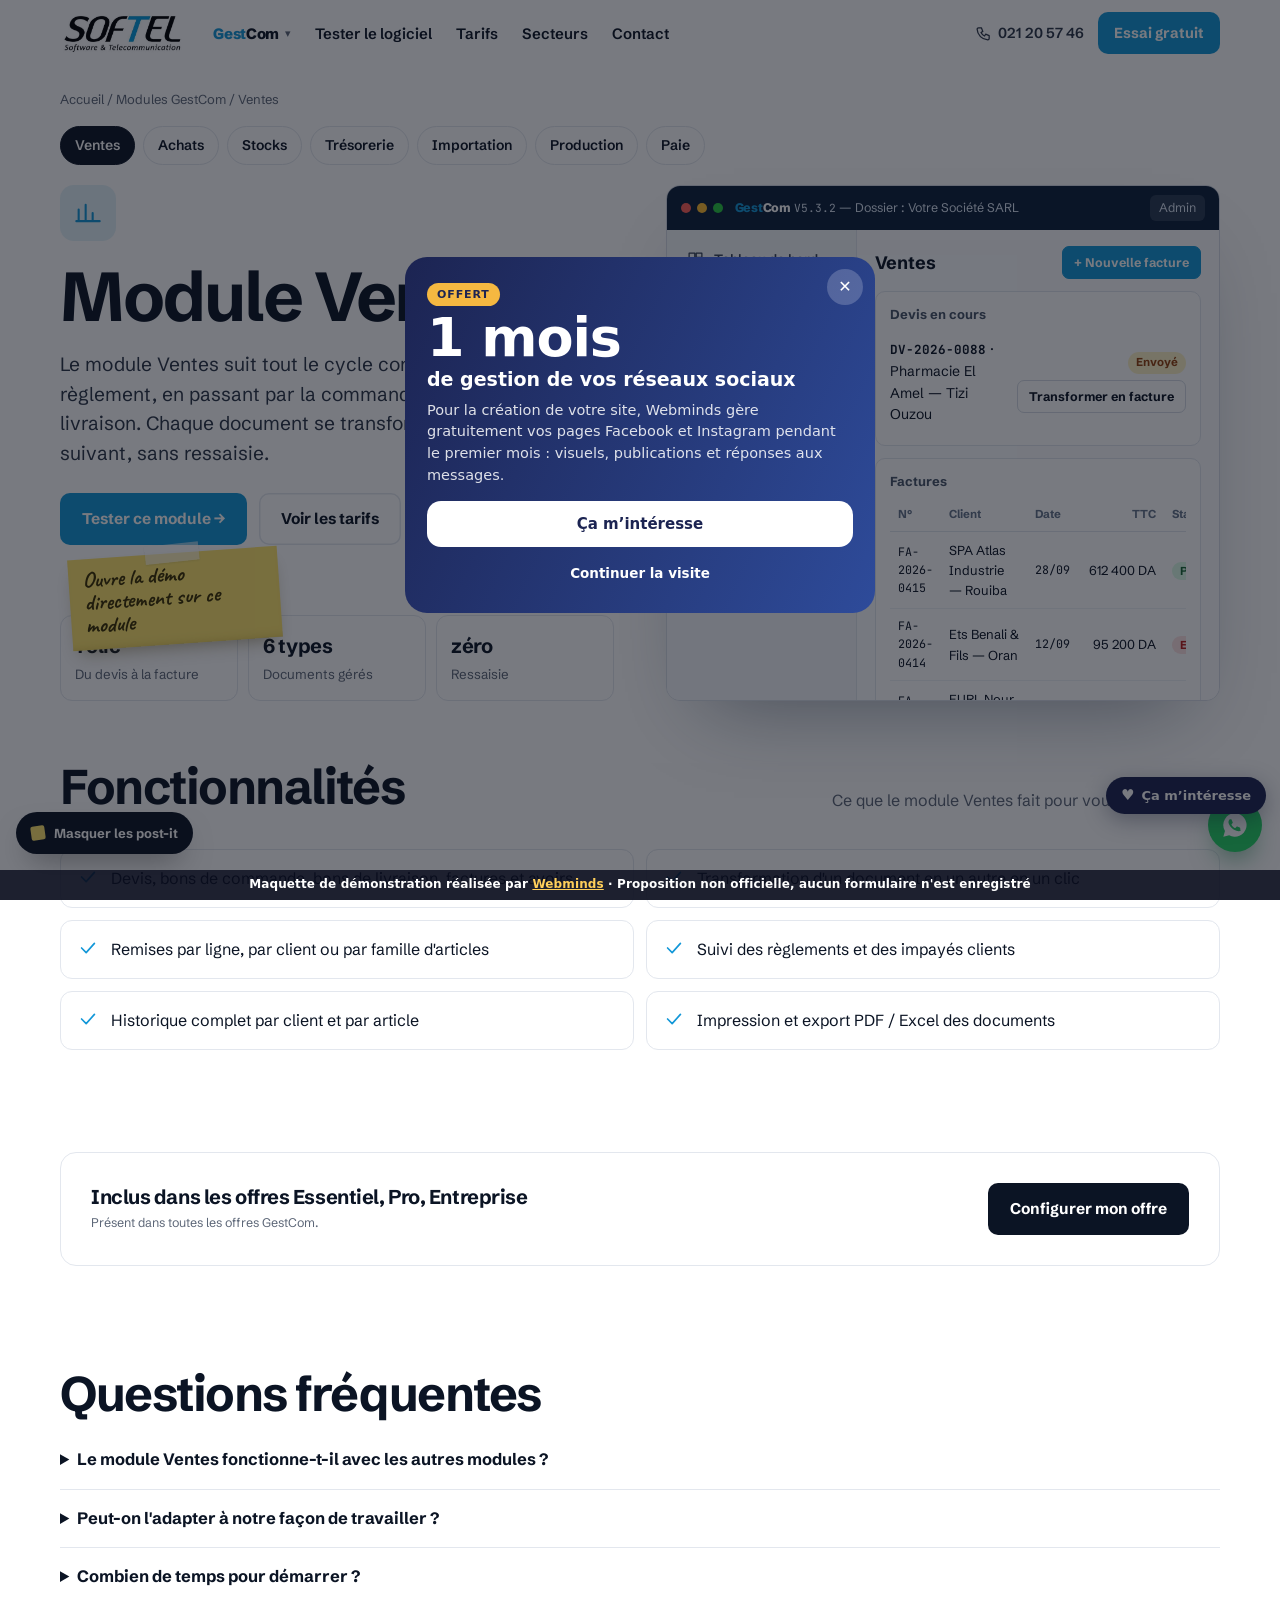
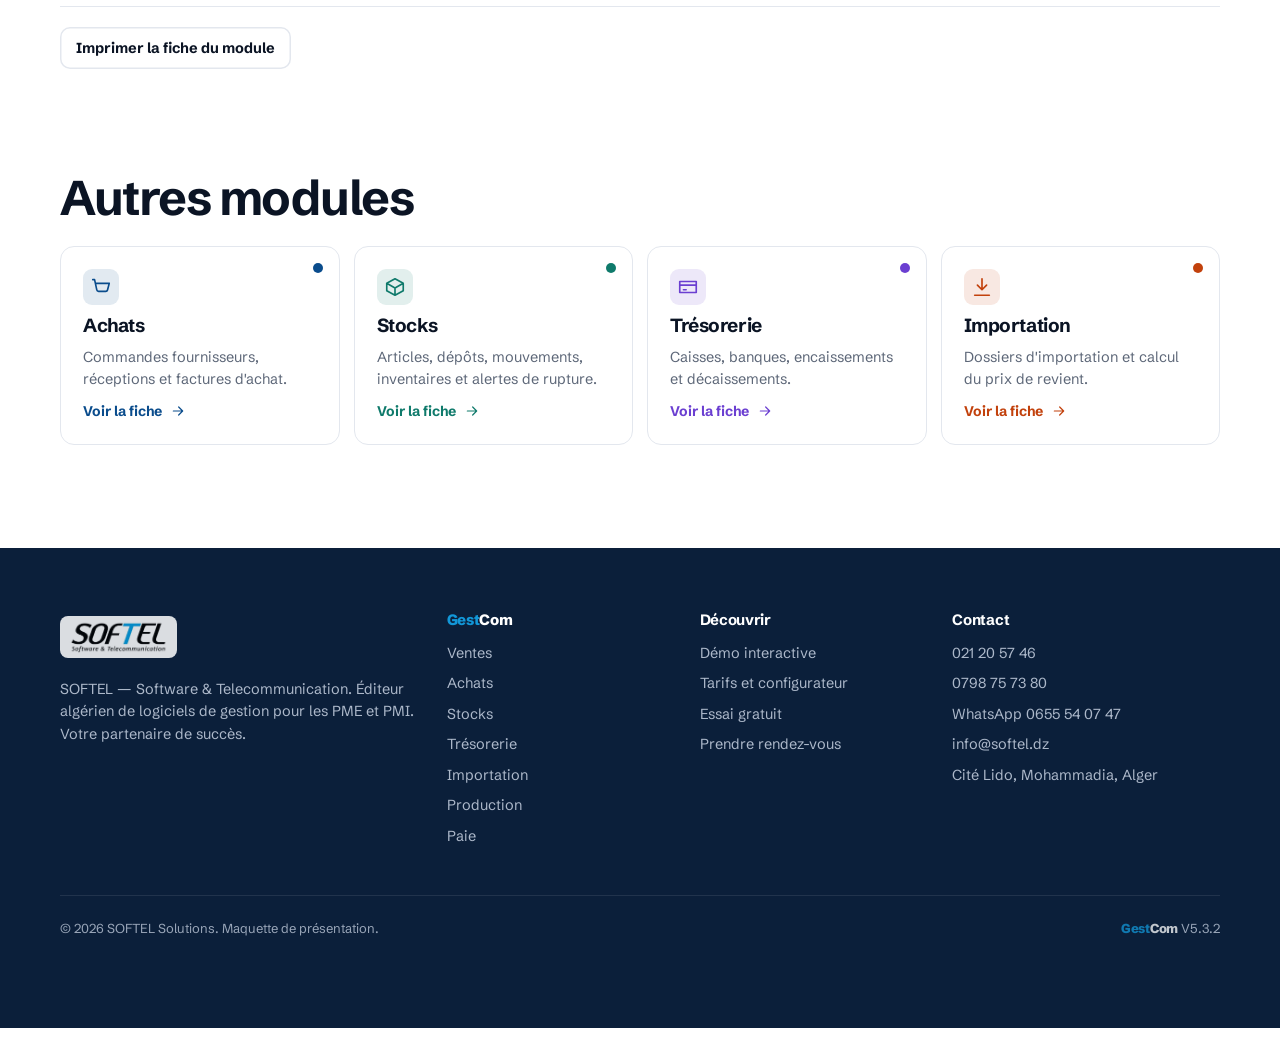
<file: module.html>
<!DOCTYPE html>
<html lang="fr"><head>
<meta charset="utf-8"><meta name="viewport" content="width=device-width, initial-scale=1, viewport-fit=cover">
<link rel="preconnect" href="https://fonts.googleapis.com"><link rel="preconnect" href="https://fonts.gstatic.com" crossorigin>
<link href="https://fonts.googleapis.com/css2?family=Schibsted+Grotesk:wght@400;500;600;700;800&family=JetBrains+Mono:wght@400;600&family=Caveat:wght@600;700&display=swap" rel="stylesheet">
<link rel="stylesheet" href="style.css"><link rel="icon" href="img/softel-logo.png">
<title>Module GestCom · SOFTEL</title>
<meta name="robots" content="noindex, nofollow"><!--wm-demo--></head><body>
<div id="hdr"></div>
<main id="app"></main>
<div id="ftr"></div>
<script src="data.js"></script><script src="app.js"></script><script src="sim.js"></script>
<script>
const m=modById(qp.get('m'))||MODULES[0];const scrMap={tresorerie:'treso'};const sid=scrMap[m.id]||m.id;
document.title='Module '+m.n+' — GestCom · SOFTEL';
const inc=PLANS.filter(p=>p.mods.includes(m.id)).map(p=>p.n);
document.getElementById('app').innerHTML=`<div class="wrap" style="--c:${m.c}"><nav class="crumb"><a href="index.html">Accueil</a> / <a href="index.html#modules">Modules GestCom</a> / ${m.n}</nav>
<div class="mnav2" style="margin-top:16px">${MODULES.map(x=>`<a class="${x.id===m.id?'on':''}" href="module.html?m=${x.id}">${x.n}</a>`).join('')}</div>
<div class="mh"><div><span class="mi" style="--c:${m.c};width:56px;height:56px;border-radius:14px">${ic(m.ic,28)}</span>
 <h1 style="margin-top:18px">Module ${m.n}</h1><p class="lead" style="margin:16px 0 24px">${m.d}</p>
 <div class="acts" style="position:relative"><a class="btn" href="demo.html#${sid}" style="background:${m.c}">Tester ce module →</a><a class="btn ghost" href="tarifs.html">Voir les tarifs</a><span class="postit" style="--r:-4deg;top:60px;left:10px">Ouvre la démo directement sur ce module</span></div>
 <div class="mkp" style="margin-top:70px">${m.k.map(k=>`<div><b>${k[1]}</b><small>${k[0]}</small></div>`).join('')}</div></div>
 <div id="msim"></div></div>
<section style="padding-top:0"><div class="sh2"><h2>Fonctionnalités</h2><p>Ce que le module ${m.n} fait pour vous, au quotidien.</p></div><div class="flist">${m.f.map(f=>`<div>${ic(I.check)}<span>${f}</span></div>`).join('')}</div></section>
<section style="padding-top:0"><div class="card" style="display:grid;grid-template-columns:1fr auto;gap:20px;align-items:center"><div><h3>Inclus dans ${inc.length?'les offres '+inc.join(', '):'toutes les offres en option'}</h3><p class="note" style="margin-top:6px">${inc.length===PLANS.length?'Présent dans toutes les offres GestCom.':'Disponible aussi en option sur les autres offres.'}</p></div><a class="btn dk" href="tarifs.html">Configurer mon offre</a></div></section>
<section style="padding-top:0"><h2 style="margin-bottom:10px">Questions fréquentes</h2>
<details class="faq"><summary>Le module ${m.n} fonctionne-t-il avec les autres modules ?</summary><p>Oui, tous les modules GestCom partagent la même base : une opération saisie dans un module est immédiatement visible dans les autres.</p></details>
<details class="faq"><summary>Peut-on l'adapter à notre façon de travailler ?</summary><p>GestCom est paramétrable : documents, champs, droits des utilisateurs et impressions s'adaptent à votre activité.</p></details>
<details class="faq"><summary>Combien de temps pour démarrer ?</summary><p>Après l'installation et le paramétrage, vos équipes sont formées sur site pour être autonomes rapidement.</p></details>
<p style="margin-top:20px"><button class="btn ghost sm" onclick="window.print()">Imprimer la fiche du module</button></p></section>
<section style="padding-top:0"><h2 style="margin-bottom:22px">Autres modules</h2><div class="mods">${MODULES.filter(x=>x.id!==m.id).slice(0,4).map(x=>`<a class="mod" href="module.html?m=${x.id}" style="--c:${x.c}"><span class="pls"></span><span class="mi" style="--c:${x.c}">${ic(x.ic)}</span><h3>${x.n}</h3><p>${x.s}</p><span class="go">Voir la fiche ${ic(I.arrow,16)}</span></a>`).join('')}</div></section></div>`;
Shell.init();
mountSim(document.getElementById('msim'),{compact:true,start:sid});
</script><div id="wm-demo" role="note" style="position:fixed;left:0;right:0;bottom:0;z-index:2147483000;background:rgba(10,14,30,.92);color:#fff;font:600 12px/1.3 system-ui,-apple-system,Segoe UI,Roboto,sans-serif;text-align:center;padding:7px 12px calc(7px + env(safe-area-inset-bottom,0px));letter-spacing:.01em">Maquette de démonstration réalisée par <a href="https://webminds.dz" style="color:#ffcf5a;text-decoration:underline" target="_blank" rel="noopener">Webminds</a> · Proposition non officielle, aucun formulaire n'est enregistré</div>
<script>(function(){function f(){var b=document.getElementById('wm-demo');if(!b)return;var h=b.offsetHeight;document.body.style.paddingBottom=(parseFloat(getComputedStyle(document.body).paddingBottom)||0)+h+'px';document.querySelectorAll('body *').forEach(function(e){if(e===b||b.contains(e))return;var s=getComputedStyle(e);if(s.position!=='fixed')return;var bt=parseFloat(s.bottom);if(!isNaN(bt)&&bt<120&&s.bottom!=='auto'&&e.offsetHeight<window.innerHeight*.6){e.style.bottom=(bt+h)+'px'}})}if(document.readyState==='complete')f();else addEventListener('load',f)})();</script><!--wm-demo--><script data-wml>(function(){if(window.__wmL)return;window.__wmL=1;
var C={"p": "SOFTEL Solutions", "mail": null, "wa": "213797372452", "v": [["/", "Version corporate", "Claire et rassurante"]]};
function ready(f){document.readyState==='loading'?document.addEventListener('DOMContentLoaded',f):f()}
ready(function(){
var css='.wmL-b{position:fixed;right:14px;bottom:calc(56px + env(safe-area-inset-bottom));z-index:2147483000;border:0;border-radius:999px;background:#1C2452;color:#fff;font:700 13px/1 system-ui,-apple-system,Segoe UI,Roboto,sans-serif;padding:11px 15px;box-shadow:0 6px 22px rgba(20,30,60,.35);cursor:pointer;display:flex;align-items:center;gap:7px}'
+'@media(max-width:520px){.wmL-b{bottom:calc(112px + env(safe-area-inset-bottom));font-size:12.5px;padding:10px 13px}}'
+'.wmL-m{position:fixed;inset:0;z-index:2147483001;background:rgba(10,14,25,.55);display:none;align-items:flex-end;justify-content:center;font-family:system-ui,-apple-system,Segoe UI,Roboto,sans-serif}.wmL-m.on{display:flex}@media(min-width:700px){.wmL-m{align-items:center;padding:20px}}'
+'.wmL-x{box-sizing:border-box;position:relative;background:#fff;color:#1C2452;width:100%;max-width:470px;max-height:92vh;overflow:auto;border-radius:22px 22px 0 0;padding:24px 22px calc(22px + env(safe-area-inset-bottom));text-align:left}@media(min-width:700px){.wmL-x{border-radius:22px}}'
+'.wmL-x *{box-sizing:border-box}.wmL-c{position:absolute;top:12px;right:12px;width:36px;height:36px;border:0;border-radius:50%;background:#F0F2F1;font-size:16px;cursor:pointer;color:#1C2452}'
+'.wmL-x h3{font:800 26px/1.1 system-ui,-apple-system,sans-serif;margin:4px 40px 10px 0;color:inherit}.wmL-x p{margin:0 0 14px;line-height:1.5;font-size:14.5px;opacity:.85}'
+'.wmL-o{background:linear-gradient(115deg,#1C2452,#2E4B9A);color:#fff}.wmL-o .wmL-c{background:rgba(255,255,255,.2);color:#fff}.wmL-big{font:900 54px/.95 system-ui,-apple-system,sans-serif;letter-spacing:-.02em;margin:6px 0 2px}.wmL-big small{display:block;font-size:19px;font-weight:700;letter-spacing:0;margin-top:6px}'
+'.wmL-tag{display:inline-block;background:#F5B841;color:#1C2452;font:800 11px system-ui,sans-serif;letter-spacing:.08em;border-radius:999px;padding:5px 10px}'
+'.wmL-btn{display:flex;align-items:center;justify-content:center;width:100%;border:0;border-radius:14px;padding:14px;font:800 15px system-ui,-apple-system,sans-serif;cursor:pointer;margin-top:8px}.wmL-w{background:#fff;color:#1C2452}.wmL-g{background:#1FAF55;color:#fff}.wmL-n{background:#1C2452;color:#fff}.wmL-l{background:transparent;color:inherit;font-weight:600;font-size:13.5px;padding:10px}'
+'.wmL-s{font:700 11.5px system-ui,sans-serif;text-transform:uppercase;letter-spacing:.06em;opacity:.6;margin:12px 0 8px}.wmL-ch{display:grid;gap:8px}.wmL-ch label{display:flex;align-items:center;gap:10px;border:1.5px solid #E2E6E3;border-radius:12px;padding:11px 12px;cursor:pointer;font-size:14px;font-weight:600}.wmL-ch label small{display:block;font-weight:500;opacity:.65;font-size:12px}.wmL-ch input{width:18px;height:18px;flex:none;accent-color:#1FAF55}'
+'.wmL-f{display:grid;gap:8px;margin:12px 0 6px}.wmL-f input{border:1.5px solid #E2E6E3;border-radius:12px;padding:12px;font:500 16px system-ui,sans-serif;color:#1C2452;background:#fff;-webkit-user-select:text!important;user-select:text!important;width:100%}'
+'.wmL-ok{text-align:center}.wmL-ok i{display:grid;place-items:center;width:64px;height:64px;margin:6px auto 12px;border-radius:50%;background:#E8F7EE;color:#1FAF55;font-style:normal;font-size:30px}';
var st=document.createElement('style');st.textContent=css;document.head.appendChild(st);
function ss(k,v){try{if(v===undefined)return sessionStorage.getItem(k);sessionStorage.setItem(k,v)}catch(e){}}
var p=location.pathname,cur=0;C.v.forEach(function(v,i){if(v[0]!=='/'&&p.indexOf(v[0])===0)cur=i});
var off=document.createElement('div');off.className='wmL-m';off.innerHTML='<div class="wmL-x wmL-o" role="dialog" aria-modal="true"><button class="wmL-c" type="button" aria-label="Fermer">✕</button><span class="wmL-tag">OFFERT</span><div class="wmL-big">1 mois<small>de gestion de vos réseaux sociaux</small></div><p style="margin-top:12px">Pour la création de votre site, Webminds gère gratuitement vos pages Facebook et Instagram pendant le premier mois : visuels, publications et réponses aux messages.</p><button class="wmL-btn wmL-w" type="button" data-i>Ça m’intéresse</button><button class="wmL-btn wmL-l" type="button" data-c>Continuer la visite</button></div>';
var ch='';C.v.forEach(function(v,i){ch+='<label><input type="radio" name="wmLv" value="'+v[1]+'"'+(i===cur?' checked':'')+'><span>'+v[1]+(v[2]?'<small>'+v[2]+'</small>':'')+'</span></label>'});
var it=document.createElement('div');it.className='wmL-m';it.innerHTML='<div class="wmL-x" role="dialog" aria-modal="true"><button class="wmL-c" type="button" aria-label="Fermer">✕</button><div data-s1><h3>Cette maquette vous plaît ?</h3><p>Choisissez la version qui vous intéresse : Webminds vous recontacte pour vous la présenter.</p>'+(C.v.length>1?'<div class="wmL-s">La version préférée</div><div class="wmL-ch">'+ch+'</div>':'')+'<div class="wmL-s">En plus</div><div class="wmL-ch"><label><input type="checkbox" value="Gestion des réseaux sociaux (1 mois offert)"><span>Réseaux sociaux<small>1 mois de gestion offert avec le site</small></span></label></div><div class="wmL-f"><input name="n" placeholder="Votre nom" autocomplete="name"><input name="t" type="tel" inputmode="tel" placeholder="Votre téléphone (facultatif)" autocomplete="tel"></div><button class="wmL-btn wmL-g" type="button" data-w>Envoyer sur WhatsApp</button>'+(C.mail?'<button class="wmL-btn wmL-l" type="button" data-e>Envoyer par e-mail</button>':'')+'</div><div class="wmL-ok" data-s2 hidden><i>✓</i><h3 style="margin:0 0 8px">Merci !</h3><p>Votre choix a bien été transmis à Webminds. Nous vous recontactons très vite.</p><button class="wmL-btn wmL-n" type="button" data-c>Continuer la visite</button></div></div>';
document.body.appendChild(off);document.body.appendChild(it);
var b=document.createElement('button');b.type='button';b.className='wmL-b';b.innerHTML='<b style="font-size:15px">♥</b>Ça m’intéresse';document.body.appendChild(b);
function op(m){off.classList.remove('on');it.classList.remove('on');m.classList.add('on')}
[off,it].forEach(function(m){m.addEventListener('click',function(e){if(e.target===m||e.target.closest('.wmL-c')||e.target.closest('[data-c]'))m.classList.remove('on')})});
b.onclick=function(){op(it)};off.querySelector('[data-i]').onclick=function(){op(it)};
function msg(){var v=(it.querySelector('input[name=wmLv]:checked')||{}).value||C.v[cur][1],x=[].map.call(it.querySelectorAll('input[type=checkbox]:checked'),function(c){return c.value}),n=it.querySelector('[name=n]').value.trim(),t=it.querySelector('[name=t]').value.trim();
 return{v:v,x:x,n:n,t:t,txt:'Bonjour Webminds, la maquette '+C.p+' m’intéresse.\nVersion préférée : '+v+(x.length?'\nEn plus : '+x.join(', '):'')+(n?'\nNom : '+n:'')+(t?'\nTéléphone : '+t:'')+'\nLien : '+location.origin+C.v[cur][0]}}
function mail(m){if(!C.mail)return;try{fetch('https://formsubmit.co/ajax/'+C.mail,{method:'POST',keepalive:true,headers:{'Content-Type':'application/json','Accept':'application/json'},body:JSON.stringify({_subject:'Maquette '+C.p+' : intéressé ('+m.v+')',Prospect:C.p,Version:m.v,Options:m.x.join(', ')||'-',Nom:m.n||'-',Telephone:m.t||'-',Lien:location.origin+C.v[cur][0],_template:'table',_captcha:'false'})}).catch(function(){})}catch(e){}}
function done(){it.querySelector('[data-s1]').hidden=true;it.querySelector('[data-s2]').hidden=false;ss('wmL-sent','1')}
it.querySelector('[data-w]').onclick=function(){var m=msg();mail(m);done();location.href='https://wa.me/'+C.wa+'?text='+encodeURIComponent(m.txt)};
var e=it.querySelector('[data-e]');if(e)e.onclick=function(){mail(msg());done()};
var sh=ss('wmL-off');addEventListener('scroll',function(){var r=(scrollY+innerHeight)/document.documentElement.scrollHeight;
 if(!sh&&scrollY>500&&r>.3){sh=1;ss('wmL-off','1');op(off)}
 if(!ss('wmL-it')&&!ss('wmL-sent')&&sh&&r>.92&&!off.classList.contains('on')){ss('wmL-it','1');op(it)}},{passive:true});
});})();
</script></body></html>
</file>
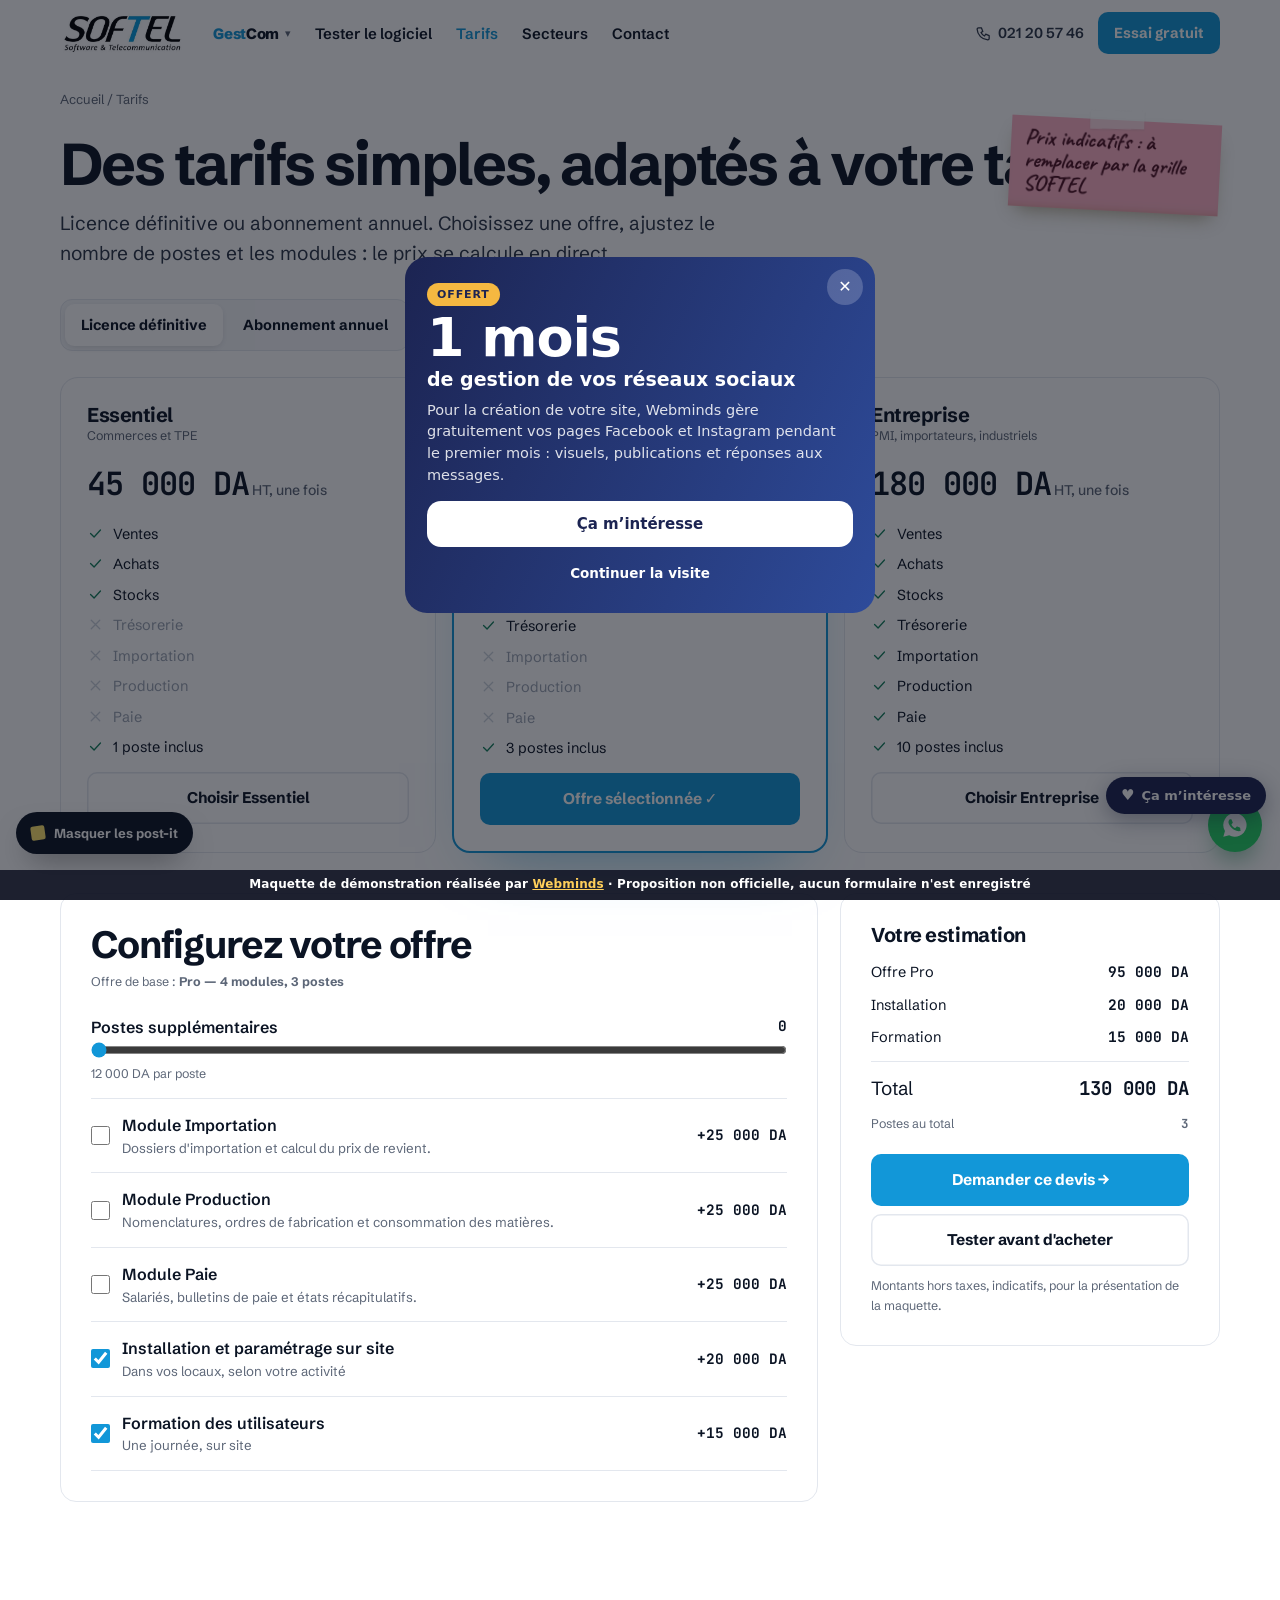
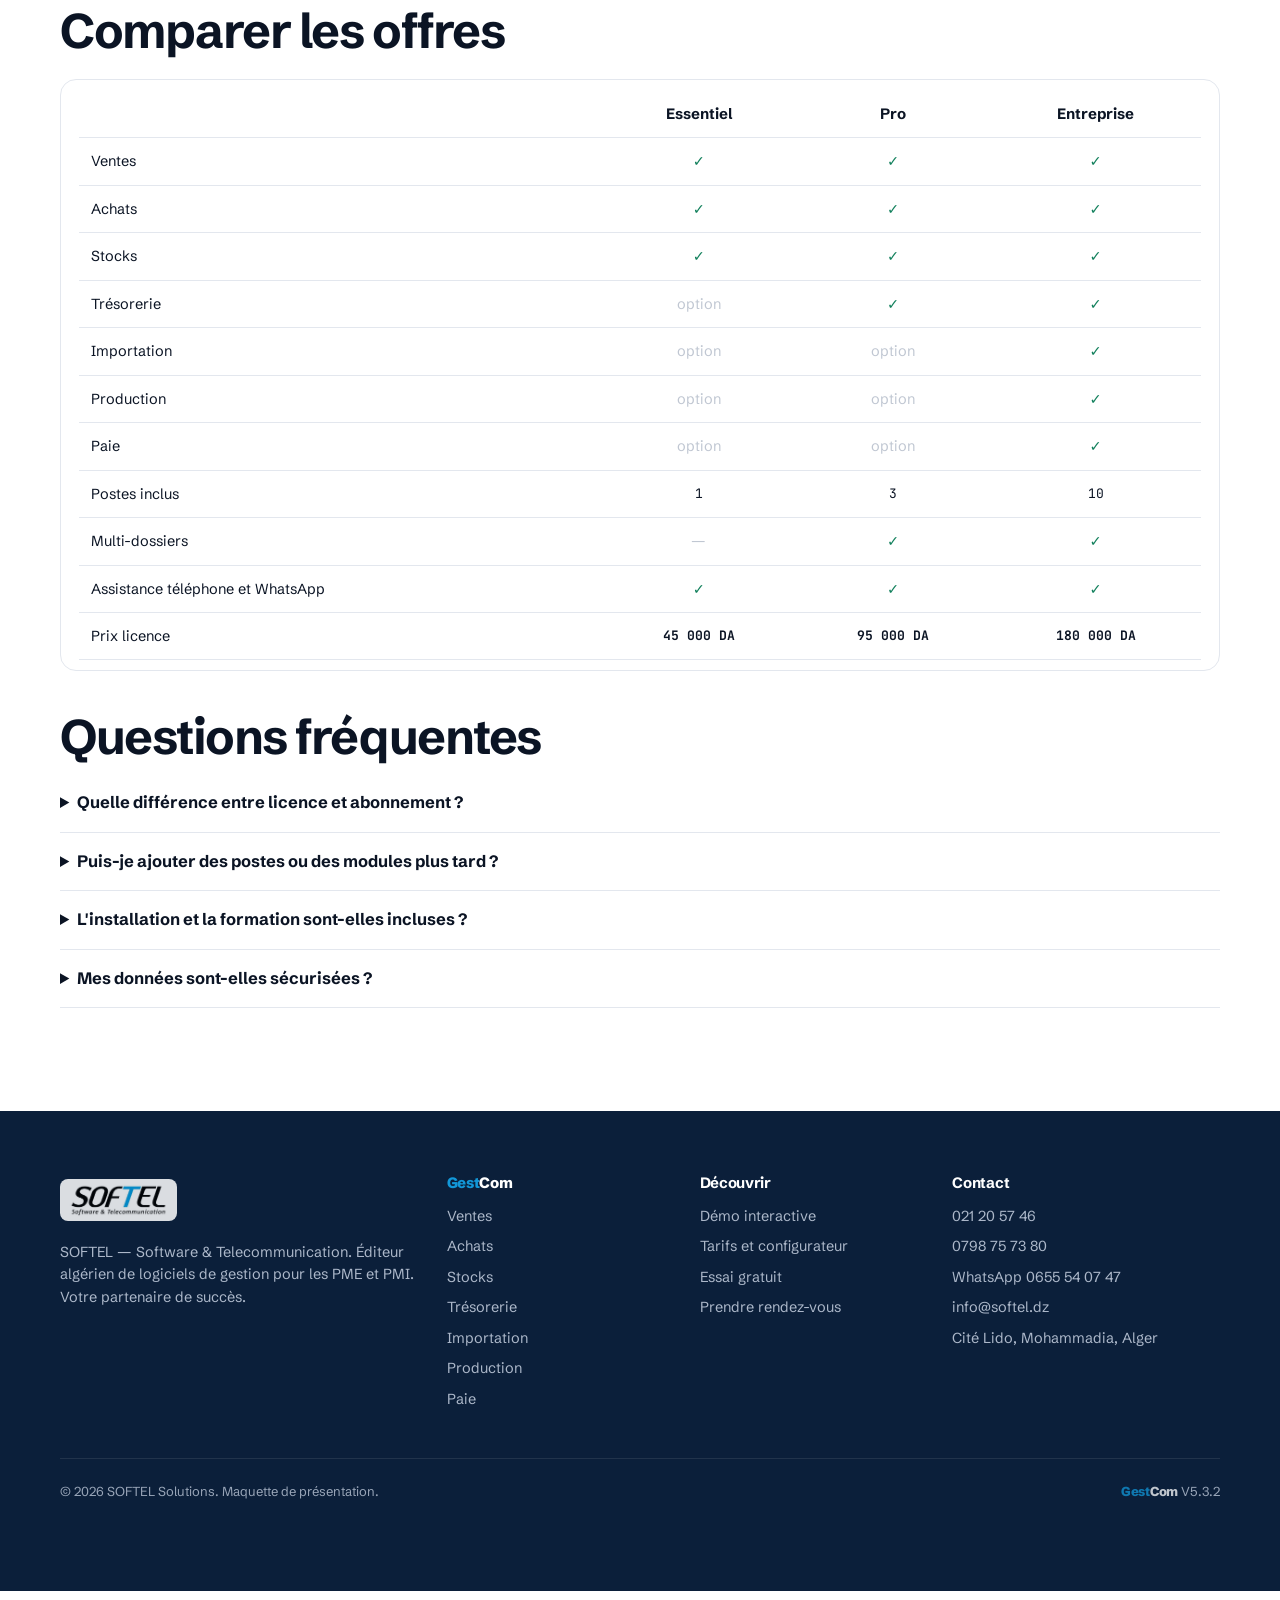
<file: tarifs.html>
<!DOCTYPE html>
<html lang="fr"><head>
<meta charset="utf-8"><meta name="viewport" content="width=device-width, initial-scale=1, viewport-fit=cover">
<link rel="preconnect" href="https://fonts.googleapis.com"><link rel="preconnect" href="https://fonts.gstatic.com" crossorigin>
<link href="https://fonts.googleapis.com/css2?family=Schibsted+Grotesk:wght@400;500;600;700;800&family=JetBrains+Mono:wght@400;600&family=Caveat:wght@600;700&display=swap" rel="stylesheet">
<link rel="stylesheet" href="style.css"><link rel="icon" href="img/softel-logo.png">
<title>Tarifs GestCom — configurateur · SOFTEL</title>
<meta name="robots" content="noindex, nofollow"><!--wm-demo--></head><body>
<div id="hdr"></div>
<main id="app"><div class="wrap"><nav class="crumb"><a href="index.html">Accueil</a> / Tarifs</nav>
<div class="ph" style="position:relative"><h1>Des tarifs simples, adaptés à votre taille.</h1><p class="lead">Licence définitive ou abonnement annuel. Choisissez une offre, ajustez le nombre de postes et les modules : le prix se calcule en direct.</p>
<span class="postit pk" style="--r:3deg;top:10px;right:0">Prix indicatifs : à remplacer par la grille SOFTEL</span></div>
<div style="position:relative;display:inline-block"><div class="bill" id="bill"><button data-b="lic" class="on">Licence définitive</button><button data-b="ab">Abonnement annuel</button></div><span class="postit inl bl" style="--r:-4deg;margin-left:16px">Basculez ici</span></div>
<div class="plans" id="plans"></div>
<div class="cfg" id="cfgz"><div class="card"><h2 style="font-size:clamp(26px,3vw,38px)">Configurez votre offre</h2><p class="note" style="margin:6px 0 10px">Offre de base : <b id="cb"></b></p><div id="opts"></div></div>
<aside class="card cfgsum" style="position:sticky"><h3>Votre estimation</h3><div id="sum" style="margin-top:10px"></div><a class="btn" id="req" href="essai.html" style="width:100%;justify-content:center;margin-top:16px">Demander ce devis →</a><a class="btn ghost" href="demo.html" style="width:100%;justify-content:center;margin-top:8px">Tester avant d'acheter</a><p class="note" style="margin-top:10px">Montants hors taxes, indicatifs, pour la présentation de la maquette.</p></aside></div>
<section style="padding-bottom:40px"><h2 style="margin-bottom:22px">Comparer les offres</h2><div class="card" style="overflow-x:auto;padding:10px 18px"><table class="cmp" id="cmp"></table></div></section>
<section style="padding-top:0"><h2 style="margin-bottom:10px">Questions fréquentes</h2>
<details class="faq"><summary>Quelle différence entre licence et abonnement ?</summary><p>La licence définitive s'achète une fois et reste la vôtre ; l'abonnement annuel réduit l'investissement de départ et inclut les mises à jour pendant la période.</p></details>
<details class="faq"><summary>Puis-je ajouter des postes ou des modules plus tard ?</summary><p>Oui. GestCom évolue avec votre entreprise : postes et modules s'ajoutent à tout moment.</p></details>
<details class="faq"><summary>L'installation et la formation sont-elles incluses ?</summary><p>Elles sont proposées en option, dans vos locaux. Nos équipes paramètrent le logiciel selon votre activité et forment vos utilisateurs.</p></details>
<details class="faq"><summary>Mes données sont-elles sécurisées ?</summary><p>Les accès sont gérés par utilisateur et par droits. Les sauvegardes sont paramétrées avec vous lors de l'installation.</p></details></section></div></main>
<div id="ftr"></div>
<script src="data.js"></script><script src="app.js"></script><script src="sim.js"></script>
<script>
Shell.init();
let bill='lic',plan=PLANS.find(p=>p.id===qp.get('plan'))||PLANS[1],extraP=0,extraM=[],inst=true,form=true;
function pr(p){return bill==='lic'?p.lic:p.ab}
function drawPlans(){document.getElementById('plans').innerHTML=PLANS.map(p=>`<div class="plan${p.id===plan.id?' on':''}" data-p="${p.id}">${p.hl?'<span class="pop">Le plus choisi</span>':''}<div><h3>${p.n}</h3><p class="note">${p.for}</p></div><div class="pr">${DA(pr(p))}<small> ${bill==='lic'?'HT, une fois':'HT / an'}</small></div>
 <ul>${MODULES.map(m=>`<li class="${p.mods.includes(m.id)?'':'no'}">${ic(p.mods.includes(m.id)?I.check:'M6 6l12 12M18 6L6 18',17)}${m.n}</li>`).join('')}<li>${ic(I.check,17)}${p.postes} poste${p.postes>1?'s':''} inclus</li></ul>
 <button class="btn ${p.id===plan.id?'':'ghost'}" style="justify-content:center">${p.id===plan.id?'Offre sélectionnée ✓':'Choisir '+p.n}</button></div>`).join('');
 document.querySelectorAll('.plan').forEach(e=>e.onclick=()=>{plan=PLANS.find(p=>p.id===e.dataset.p);extraM=extraM.filter(m=>!plan.mods.includes(m));draw();document.getElementById('cfgz').scrollIntoView({behavior:'smooth'})})}
function drawOpts(){const add=MODULES.filter(m=>!plan.mods.includes(m.id));const u=bill==='lic'?'lic':'ab';
 document.getElementById('cb').textContent=plan.n+' — '+plan.mods.length+' modules, '+plan.postes+' poste'+(plan.postes>1?'s':'');
 document.getElementById('opts').innerHTML=`<div class="opt" style="display:block"><div style="display:flex;justify-content:space-between;font-weight:600"><span>Postes supplémentaires</span><b class="mono" id="pv">${extraP}</b></div><input class="rng" type="range" min="0" max="20" value="${extraP}" id="rp"><small class="note">${DA(ADDON.poste[u])} ${bill==='lic'?'par poste':'par poste et par an'}</small></div>
 ${add.map(m=>`<div class="opt"><label><input type="checkbox" data-m="${m.id}"${extraM.includes(m.id)?' checked':''}><span>Module ${m.n}<small>${m.s}</small></span></label><b class="mono">+${DA(ADDON.module[u])}</b></div>`).join('')||'<p class="note" style="padding:14px 0">Tous les modules sont déjà inclus dans cette offre.</p>'}
 <div class="opt"><label><input type="checkbox" id="oi"${inst?' checked':''}><span>Installation et paramétrage sur site<small>Dans vos locaux, selon votre activité</small></span></label><b class="mono">+${DA(ADDON.install)}</b></div>
 <div class="opt"><label><input type="checkbox" id="of"${form?' checked':''}><span>Formation des utilisateurs<small>Une journée, sur site</small></span></label><b class="mono">+${DA(ADDON.formation)}</b></div>`;
 document.getElementById('rp').oninput=e=>{extraP=+e.target.value;document.getElementById('pv').textContent=extraP;sum()};
 document.querySelectorAll('[data-m]').forEach(c=>c.onchange=()=>{extraM=c.checked?[...extraM,c.dataset.m]:extraM.filter(x=>x!==c.dataset.m);sum()});
 document.getElementById('oi').onchange=e=>{inst=e.target.checked;sum()};document.getElementById('of').onchange=e=>{form=e.target.checked;sum()}}
function sum(){const u=bill==='lic'?'lic':'ab';const lines=[[`Offre ${plan.n}`,pr(plan)]];if(extraP)lines.push([`${extraP} poste${extraP>1?'s':''} supplémentaire${extraP>1?'s':''}`,extraP*ADDON.poste[u]]);extraM.forEach(m=>lines.push(['Module '+modById(m).n,ADDON.module[u]]));
 const rec=lines.reduce((s,l)=>s+l[1],0);const one=(inst?ADDON.install:0)+(form?ADDON.formation:0);
 document.getElementById('sum').innerHTML=lines.map(l=>`<div class="srow"><span>${l[0]}</span><b>${DA(l[1])}</b></div>`).join('')+(inst?`<div class="srow"><span>Installation</span><b>${DA(ADDON.install)}</b></div>`:'')+(form?`<div class="srow"><span>Formation</span><b>${DA(ADDON.formation)}</b></div>`:'')+
 `<div class="srow t"><span>${bill==='lic'?'Total':'1re année'}</span><b>${DA(rec+one)}</b></div>${bill==='ab'?`<div class="srow"><span class="note">Années suivantes</span><b class="note">${DA(rec)} / an</b></div>`:''}<div class="srow"><span class="note">Postes au total</span><b class="note">${plan.postes+extraP}</b></div>`;
 document.getElementById('req').href=`essai.html?t=devis&plan=${plan.id}&bill=${bill}&postes=${plan.postes+extraP}&mods=${extraM.join(',')}&total=${rec+one}`}
function drawCmp(){document.getElementById('cmp').innerHTML=`<thead><tr><th></th>${PLANS.map(p=>`<th>${p.n}</th>`).join('')}</tr></thead><tbody>${MODULES.map(m=>`<tr><td>${m.n}</td>${PLANS.map(p=>p.mods.includes(m.id)?'<td class="yes">✓</td>':'<td class="nop">option</td>').join('')}</tr>`).join('')}
 <tr><td>Postes inclus</td>${PLANS.map(p=>`<td class="mono">${p.postes}</td>`).join('')}</tr><tr><td>Multi-dossiers</td>${PLANS.map((p,i)=>i?'<td class="yes">✓</td>':'<td class="nop">—</td>').join('')}</tr><tr><td>Assistance téléphone et WhatsApp</td>${PLANS.map(()=>'<td class="yes">✓</td>').join('')}</tr><tr><td>${bill==='lic'?'Prix licence':'Prix abonnement / an'}</td>${PLANS.map(p=>`<td class="mono"><b>${DA(pr(p))}</b></td>`).join('')}</tr></tbody>`}
function draw(){drawPlans();drawOpts();sum();drawCmp()}
document.querySelectorAll('#bill button').forEach(b=>b.onclick=()=>{bill=b.dataset.b;document.querySelectorAll('#bill button').forEach(x=>x.classList.toggle('on',x===b));draw()});
draw();</script><div id="wm-demo" role="note" style="position:fixed;left:0;right:0;bottom:0;z-index:2147483000;background:rgba(10,14,30,.92);color:#fff;font:600 12px/1.3 system-ui,-apple-system,Segoe UI,Roboto,sans-serif;text-align:center;padding:7px 12px calc(7px + env(safe-area-inset-bottom,0px));letter-spacing:.01em">Maquette de démonstration réalisée par <a href="https://webminds.dz" style="color:#ffcf5a;text-decoration:underline" target="_blank" rel="noopener">Webminds</a> · Proposition non officielle, aucun formulaire n'est enregistré</div>
<script>(function(){function f(){var b=document.getElementById('wm-demo');if(!b)return;var h=b.offsetHeight;document.body.style.paddingBottom=(parseFloat(getComputedStyle(document.body).paddingBottom)||0)+h+'px';document.querySelectorAll('body *').forEach(function(e){if(e===b||b.contains(e))return;var s=getComputedStyle(e);if(s.position!=='fixed')return;var bt=parseFloat(s.bottom);if(!isNaN(bt)&&bt<120&&s.bottom!=='auto'&&e.offsetHeight<window.innerHeight*.6){e.style.bottom=(bt+h)+'px'}})}if(document.readyState==='complete')f();else addEventListener('load',f)})();</script><!--wm-demo--><script data-wml>(function(){if(window.__wmL)return;window.__wmL=1;
var C={"p": "SOFTEL Solutions", "mail": null, "wa": "213797372452", "v": [["/", "Version corporate", "Claire et rassurante"]]};
function ready(f){document.readyState==='loading'?document.addEventListener('DOMContentLoaded',f):f()}
ready(function(){
var css='.wmL-b{position:fixed;right:14px;bottom:calc(56px + env(safe-area-inset-bottom));z-index:2147483000;border:0;border-radius:999px;background:#1C2452;color:#fff;font:700 13px/1 system-ui,-apple-system,Segoe UI,Roboto,sans-serif;padding:11px 15px;box-shadow:0 6px 22px rgba(20,30,60,.35);cursor:pointer;display:flex;align-items:center;gap:7px}'
+'@media(max-width:520px){.wmL-b{bottom:calc(112px + env(safe-area-inset-bottom));font-size:12.5px;padding:10px 13px}}'
+'.wmL-m{position:fixed;inset:0;z-index:2147483001;background:rgba(10,14,25,.55);display:none;align-items:flex-end;justify-content:center;font-family:system-ui,-apple-system,Segoe UI,Roboto,sans-serif}.wmL-m.on{display:flex}@media(min-width:700px){.wmL-m{align-items:center;padding:20px}}'
+'.wmL-x{box-sizing:border-box;position:relative;background:#fff;color:#1C2452;width:100%;max-width:470px;max-height:92vh;overflow:auto;border-radius:22px 22px 0 0;padding:24px 22px calc(22px + env(safe-area-inset-bottom));text-align:left}@media(min-width:700px){.wmL-x{border-radius:22px}}'
+'.wmL-x *{box-sizing:border-box}.wmL-c{position:absolute;top:12px;right:12px;width:36px;height:36px;border:0;border-radius:50%;background:#F0F2F1;font-size:16px;cursor:pointer;color:#1C2452}'
+'.wmL-x h3{font:800 26px/1.1 system-ui,-apple-system,sans-serif;margin:4px 40px 10px 0;color:inherit}.wmL-x p{margin:0 0 14px;line-height:1.5;font-size:14.5px;opacity:.85}'
+'.wmL-o{background:linear-gradient(115deg,#1C2452,#2E4B9A);color:#fff}.wmL-o .wmL-c{background:rgba(255,255,255,.2);color:#fff}.wmL-big{font:900 54px/.95 system-ui,-apple-system,sans-serif;letter-spacing:-.02em;margin:6px 0 2px}.wmL-big small{display:block;font-size:19px;font-weight:700;letter-spacing:0;margin-top:6px}'
+'.wmL-tag{display:inline-block;background:#F5B841;color:#1C2452;font:800 11px system-ui,sans-serif;letter-spacing:.08em;border-radius:999px;padding:5px 10px}'
+'.wmL-btn{display:flex;align-items:center;justify-content:center;width:100%;border:0;border-radius:14px;padding:14px;font:800 15px system-ui,-apple-system,sans-serif;cursor:pointer;margin-top:8px}.wmL-w{background:#fff;color:#1C2452}.wmL-g{background:#1FAF55;color:#fff}.wmL-n{background:#1C2452;color:#fff}.wmL-l{background:transparent;color:inherit;font-weight:600;font-size:13.5px;padding:10px}'
+'.wmL-s{font:700 11.5px system-ui,sans-serif;text-transform:uppercase;letter-spacing:.06em;opacity:.6;margin:12px 0 8px}.wmL-ch{display:grid;gap:8px}.wmL-ch label{display:flex;align-items:center;gap:10px;border:1.5px solid #E2E6E3;border-radius:12px;padding:11px 12px;cursor:pointer;font-size:14px;font-weight:600}.wmL-ch label small{display:block;font-weight:500;opacity:.65;font-size:12px}.wmL-ch input{width:18px;height:18px;flex:none;accent-color:#1FAF55}'
+'.wmL-f{display:grid;gap:8px;margin:12px 0 6px}.wmL-f input{border:1.5px solid #E2E6E3;border-radius:12px;padding:12px;font:500 16px system-ui,sans-serif;color:#1C2452;background:#fff;-webkit-user-select:text!important;user-select:text!important;width:100%}'
+'.wmL-ok{text-align:center}.wmL-ok i{display:grid;place-items:center;width:64px;height:64px;margin:6px auto 12px;border-radius:50%;background:#E8F7EE;color:#1FAF55;font-style:normal;font-size:30px}';
var st=document.createElement('style');st.textContent=css;document.head.appendChild(st);
function ss(k,v){try{if(v===undefined)return sessionStorage.getItem(k);sessionStorage.setItem(k,v)}catch(e){}}
var p=location.pathname,cur=0;C.v.forEach(function(v,i){if(v[0]!=='/'&&p.indexOf(v[0])===0)cur=i});
var off=document.createElement('div');off.className='wmL-m';off.innerHTML='<div class="wmL-x wmL-o" role="dialog" aria-modal="true"><button class="wmL-c" type="button" aria-label="Fermer">✕</button><span class="wmL-tag">OFFERT</span><div class="wmL-big">1 mois<small>de gestion de vos réseaux sociaux</small></div><p style="margin-top:12px">Pour la création de votre site, Webminds gère gratuitement vos pages Facebook et Instagram pendant le premier mois : visuels, publications et réponses aux messages.</p><button class="wmL-btn wmL-w" type="button" data-i>Ça m’intéresse</button><button class="wmL-btn wmL-l" type="button" data-c>Continuer la visite</button></div>';
var ch='';C.v.forEach(function(v,i){ch+='<label><input type="radio" name="wmLv" value="'+v[1]+'"'+(i===cur?' checked':'')+'><span>'+v[1]+(v[2]?'<small>'+v[2]+'</small>':'')+'</span></label>'});
var it=document.createElement('div');it.className='wmL-m';it.innerHTML='<div class="wmL-x" role="dialog" aria-modal="true"><button class="wmL-c" type="button" aria-label="Fermer">✕</button><div data-s1><h3>Cette maquette vous plaît ?</h3><p>Choisissez la version qui vous intéresse : Webminds vous recontacte pour vous la présenter.</p>'+(C.v.length>1?'<div class="wmL-s">La version préférée</div><div class="wmL-ch">'+ch+'</div>':'')+'<div class="wmL-s">En plus</div><div class="wmL-ch"><label><input type="checkbox" value="Gestion des réseaux sociaux (1 mois offert)"><span>Réseaux sociaux<small>1 mois de gestion offert avec le site</small></span></label></div><div class="wmL-f"><input name="n" placeholder="Votre nom" autocomplete="name"><input name="t" type="tel" inputmode="tel" placeholder="Votre téléphone (facultatif)" autocomplete="tel"></div><button class="wmL-btn wmL-g" type="button" data-w>Envoyer sur WhatsApp</button>'+(C.mail?'<button class="wmL-btn wmL-l" type="button" data-e>Envoyer par e-mail</button>':'')+'</div><div class="wmL-ok" data-s2 hidden><i>✓</i><h3 style="margin:0 0 8px">Merci !</h3><p>Votre choix a bien été transmis à Webminds. Nous vous recontactons très vite.</p><button class="wmL-btn wmL-n" type="button" data-c>Continuer la visite</button></div></div>';
document.body.appendChild(off);document.body.appendChild(it);
var b=document.createElement('button');b.type='button';b.className='wmL-b';b.innerHTML='<b style="font-size:15px">♥</b>Ça m’intéresse';document.body.appendChild(b);
function op(m){off.classList.remove('on');it.classList.remove('on');m.classList.add('on')}
[off,it].forEach(function(m){m.addEventListener('click',function(e){if(e.target===m||e.target.closest('.wmL-c')||e.target.closest('[data-c]'))m.classList.remove('on')})});
b.onclick=function(){op(it)};off.querySelector('[data-i]').onclick=function(){op(it)};
function msg(){var v=(it.querySelector('input[name=wmLv]:checked')||{}).value||C.v[cur][1],x=[].map.call(it.querySelectorAll('input[type=checkbox]:checked'),function(c){return c.value}),n=it.querySelector('[name=n]').value.trim(),t=it.querySelector('[name=t]').value.trim();
 return{v:v,x:x,n:n,t:t,txt:'Bonjour Webminds, la maquette '+C.p+' m’intéresse.\nVersion préférée : '+v+(x.length?'\nEn plus : '+x.join(', '):'')+(n?'\nNom : '+n:'')+(t?'\nTéléphone : '+t:'')+'\nLien : '+location.origin+C.v[cur][0]}}
function mail(m){if(!C.mail)return;try{fetch('https://formsubmit.co/ajax/'+C.mail,{method:'POST',keepalive:true,headers:{'Content-Type':'application/json','Accept':'application/json'},body:JSON.stringify({_subject:'Maquette '+C.p+' : intéressé ('+m.v+')',Prospect:C.p,Version:m.v,Options:m.x.join(', ')||'-',Nom:m.n||'-',Telephone:m.t||'-',Lien:location.origin+C.v[cur][0],_template:'table',_captcha:'false'})}).catch(function(){})}catch(e){}}
function done(){it.querySelector('[data-s1]').hidden=true;it.querySelector('[data-s2]').hidden=false;ss('wmL-sent','1')}
it.querySelector('[data-w]').onclick=function(){var m=msg();mail(m);done();location.href='https://wa.me/'+C.wa+'?text='+encodeURIComponent(m.txt)};
var e=it.querySelector('[data-e]');if(e)e.onclick=function(){mail(msg());done()};
var sh=ss('wmL-off');addEventListener('scroll',function(){var r=(scrollY+innerHeight)/document.documentElement.scrollHeight;
 if(!sh&&scrollY>500&&r>.3){sh=1;ss('wmL-off','1');op(off)}
 if(!ss('wmL-it')&&!ss('wmL-sent')&&sh&&r>.92&&!off.classList.contains('on')){ss('wmL-it','1');op(it)}},{passive:true});
});})();
</script></body></html>
</file>
<file: style.css>
:root{--ink:#0b1424;--ink2:#2b3547;--mut:#5d6778;--line:#e3e7ee;--bg:#fff;--paper:#f5f7fa;--blue:#1297d8;--deep:#0a4c8c;--navy:#0b1f3a;--ok:#12805c;--warn:#c2410c;--r:10px;--f:'Schibsted Grotesk',system-ui,sans-serif;--m:'JetBrains Mono',ui-monospace,monospace;--hand:'Caveat',cursive}
*{box-sizing:border-box;margin:0;padding:0}html{scroll-behavior:smooth;overflow-x:clip}
body{font-family:var(--f);color:var(--ink);background:var(--bg);line-height:1.55;-webkit-font-smoothing:antialiased;overflow-x:clip}
img{max-width:100%;display:block}a{color:inherit;text-decoration:none}button,input,select,textarea{font:inherit;color:inherit}
.wrap{max-width:1240px;margin:0 auto;padding-inline:clamp(16px,4vw,40px)}
h1,h2,h3,h4{line-height:1.08;letter-spacing:-.022em;font-weight:700}
h1{font-size:clamp(38px,5.4vw,72px);letter-spacing:-.035em}
h2{font-size:clamp(30px,3.8vw,50px);letter-spacing:-.03em}
h3{font-size:20px}
section{padding-block:clamp(60px,8vw,112px)}
.mono{font-family:var(--m);font-size:.9em}
.lead{font-size:clamp(17px,1.5vw,19.5px);color:var(--ink2);max-width:58ch}
.gc{font-weight:800;letter-spacing:-.02em;white-space:nowrap}.gc b{color:var(--blue);font-weight:800}.gc i{font-style:normal;color:var(--ink)}
.dark .gc i,.ft .gc i{color:#fff}
.btn{display:inline-flex;align-items:center;gap:10px;background:var(--blue);color:#fff;border:0;border-radius:var(--r);padding:14px 22px;font-weight:700;font-size:15.5px;cursor:pointer;transition:.2s;white-space:nowrap}
.btn:hover{background:var(--deep)}.btn.sm{padding:10px 16px;font-size:14.5px}
.btn.ghost{background:transparent;color:var(--ink);box-shadow:inset 0 0 0 1.5px var(--line)}.btn.ghost:hover{box-shadow:inset 0 0 0 1.5px var(--ink)}
.btn.dk{background:var(--ink)}.btn.dk:hover{background:#000}
.btn.wh{background:#fff;color:var(--ink)}
.acts{display:flex;gap:12px;flex-wrap:wrap}
.rv{opacity:0;transform:translateY(18px);transition:opacity .7s cubic-bezier(.2,.7,.2,1),transform .7s cubic-bezier(.2,.7,.2,1)}.rv.in{opacity:1;transform:none}
@media (prefers-reduced-motion:reduce){.rv{opacity:1;transform:none}*{animation:none!important}}
/* header */
.hd{position:sticky;top:0;z-index:50;background:rgba(255,255,255,.92);backdrop-filter:blur(12px);-webkit-backdrop-filter:blur(12px);border-bottom:1px solid transparent;transition:.25s}
.hd.solid{border-color:var(--line)}
.hdi{display:flex;align-items:center;gap:28px;padding-block:12px}
.logo img{height:42px;width:auto}
.nav{display:flex;align-items:center;gap:24px;font-weight:600;font-size:15px;flex:1}
.nav>a.act,.nav>a:hover{color:var(--blue)}
.dd{position:relative}.dd>button{border:0;background:transparent;cursor:pointer;display:flex;gap:6px;align-items:center;padding:8px 0;font-weight:700}
.car{font-size:11px;color:var(--mut)}
.ddm{position:absolute;top:100%;left:-18px;width:620px;display:grid;grid-template-columns:1fr 1fr;gap:4px;background:#fff;border:1px solid var(--line);border-radius:14px;padding:10px;box-shadow:0 30px 60px -30px rgba(11,20,36,.35);opacity:0;pointer-events:none;transform:translateY(6px);transition:.2s}
.dd:hover .ddm,.dd:focus-within .ddm{opacity:1;pointer-events:auto;transform:none}
.ddm a{display:flex;gap:12px;padding:10px;border-radius:10px}.ddm a:hover{background:var(--paper)}
.ddm b{display:block;font-size:14.5px}.ddm small{color:var(--mut);font-size:12.5px;line-height:1.35;display:block}
.mi{width:36px;height:36px;border-radius:9px;background:color-mix(in srgb,var(--c) 12%,#fff);color:var(--c);display:grid;place-items:center;flex:none}
.hr{display:flex;align-items:center;gap:14px}.lnk{display:inline-flex;gap:6px;align-items:center;font-weight:600;font-size:14.5px;color:var(--ink2)}
.burger{display:none;width:42px;height:42px;border:1px solid var(--line);background:#fff;border-radius:10px;font-size:19px;cursor:pointer}
.mnav{display:none}
@media(max-width:1020px){.nav,.lnk{display:none}.burger{display:grid;place-items:center}.hdi{justify-content:space-between}.mnav.open{display:flex;flex-direction:column;padding:6px clamp(16px,4vw,40px) 18px;border-top:1px solid var(--line)}.mnav a{padding:12px 0;border-bottom:1px solid var(--line);font-weight:600}}
/* post-it */
@keyframes bob{0%,100%{transform:rotate(var(--r)) translateY(0)}50%{transform:rotate(var(--r)) translateY(-4px)}}
.postit{position:absolute;z-index:6;font-family:var(--hand);font-size:22px;line-height:1.05;font-weight:700;color:#3b2f00;background:#ffe66d;padding:10px 14px 12px;min-width:120px;max-width:210px;box-shadow:0 10px 18px -8px rgba(80,60,0,.45),inset 0 -8px 12px -10px rgba(120,90,0,.35);transform:rotate(var(--r));animation:bob 3.2s ease-in-out infinite;pointer-events:none}
.postit::before{content:"";position:absolute;top:-9px;left:50%;width:54px;height:18px;margin-left:-27px;background:rgba(255,255,255,.55);transform:rotate(-2deg);box-shadow:0 1px 2px rgba(0,0,0,.08)}
.postit.pk{background:#ffb3c7;color:#4a0d1f}.postit.bl{background:#bfe6ff;color:#062b45}.postit.gr{background:#c9f2c0;color:#123d0c}
.postit.inl{position:relative;display:inline-block;vertical-align:middle}
.nopost .postit{display:none!important}
.ptog{position:fixed;left:16px;bottom:calc(16px + env(safe-area-inset-bottom,0px));z-index:80;display:inline-flex;align-items:center;gap:9px;border:0;cursor:pointer;background:var(--ink);color:#fff;font-weight:700;font-size:13px;padding:11px 15px;border-radius:999px;box-shadow:0 14px 30px -12px rgba(0,0,0,.5)}
.ptog .pin{width:14px;height:14px;background:#ffe66d;border-radius:2px;transform:rotate(-8deg)}
.wa{position:fixed;right:18px;bottom:calc(18px + env(safe-area-inset-bottom,0px));z-index:70;width:54px;height:54px;border-radius:50%;background:#25d366;color:#fff;display:grid;place-items:center;box-shadow:0 14px 28px -10px rgba(0,120,60,.7)}
#toast{position:fixed;top:84px;right:18px;z-index:95;background:var(--ink);color:#fff;border-radius:12px;padding:14px 18px;max-width:340px;transform:translateX(130%);transition:.35s cubic-bezier(.2,.8,.2,1);font-size:14.5px}
#toast.on{transform:none}
/* footer */
.ft{background:var(--navy);color:#c9d3e3;padding-top:64px}
.ft .logo img{background:#fff;border-radius:8px;padding:4px 8px}
.ftop{display:grid;grid-template-columns:1.6fr 1fr 1fr 1.2fr;gap:30px}
.ftop p{margin-top:16px;max-width:360px;font-size:14.5px;opacity:.85}
.ftop h4{color:#fff;font-size:15px;margin-bottom:10px}
.ftop a{display:block;font-size:14.5px;padding:4px 0;opacity:.85}.ftop a:hover{opacity:1;color:#fff}
.fbot{display:flex;justify-content:space-between;gap:12px;flex-wrap:wrap;border-top:1px solid rgba(255,255,255,.12);margin-top:44px;padding-block:22px 90px;font-size:13px;opacity:.75}
@media(max-width:860px){.ftop{grid-template-columns:1fr 1fr}.ftop>div:first-child{grid-column:1/-1}}
/* forms */
.fld{display:flex;flex-direction:column;gap:6px;font-size:13.5px;font-weight:600}
.fld input,.fld select,.fld textarea{border:1px solid var(--line);border-radius:var(--r);padding:12px 13px;font-weight:400;font-size:15px;background:#fff;outline:0}
.fld input:focus,.fld select:focus,.fld textarea:focus{border-color:var(--blue);box-shadow:0 0 0 3px color-mix(in srgb,var(--blue) 18%,transparent)}
.fg{display:grid;grid-template-columns:1fr 1fr;gap:14px}.fg .full{grid-column:1/-1}
@media(max-width:620px){.fg{grid-template-columns:1fr}}
.card{background:#fff;border:1px solid var(--line);border-radius:16px;padding:clamp(20px,2.6vw,30px)}
.note{font-size:12.5px;color:var(--mut)}
.crumb{font-size:13px;color:var(--mut);padding-top:22px}.crumb a:hover{color:var(--blue)}
.tag{display:inline-flex;align-items:center;gap:8px;font-size:13px;font-weight:700;color:var(--deep);background:color-mix(in srgb,var(--blue) 10%,#fff);padding:6px 12px;border-radius:999px}
.tag .dot{width:7px;height:7px;border-radius:50%;background:var(--ok);box-shadow:0 0 0 3px color-mix(in srgb,var(--ok) 25%,transparent)}
/* ===== Simulateur GestCom ===== */
.sim{background:#fff;border:1px solid #d5dbe5;border-radius:14px;overflow:hidden;box-shadow:0 40px 80px -40px rgba(11,31,58,.45);font-size:14px;text-align:left}
.stb{display:flex;align-items:center;gap:12px;padding:9px 14px;background:#0b1f3a;color:#dbe6f5;font-size:12.5px}
.stb .gc i{color:#fff}.dots{display:flex;gap:6px}.dots i{width:10px;height:10px;border-radius:50%;background:#ff5f57}.dots i:nth-child(2){background:#febc2e}.dots i:nth-child(3){background:#28c840}
.stt{flex:1;white-space:nowrap;overflow:hidden;text-overflow:ellipsis}.usr{background:rgba(255,255,255,.12);padding:3px 9px;border-radius:6px}
.sbody{display:grid;grid-template-columns:190px 1fr;min-height:520px}
.snav{background:#f3f6fa;border-right:1px solid #e1e6ee;padding:10px;display:flex;flex-direction:column;gap:2px}
.snav button{display:flex;align-items:center;gap:10px;border:0;background:transparent;padding:9px 10px;border-radius:8px;cursor:pointer;font-weight:600;font-size:13.5px;color:#334155;text-align:left}
.snav button:hover{background:#e7edf5}.snav button.on{background:#1297d8;color:#fff}
.snav button.lk{opacity:.6}.snav em{margin-left:auto;font-style:normal;font-size:10.5px;background:#e2e8f0;color:#475569;padding:1px 6px;border-radius:5px}
.snav em.al{background:#fee2e2;color:#b91c1c}.snav button.on em{background:rgba(255,255,255,.25);color:#fff}
.smain{padding:16px 18px;overflow:auto;max-height:640px;background:#fbfcfe}
.sim.cmp .smain{max-height:470px}.sim.cmp .sbody{min-height:470px}
.sh{display:flex;justify-content:space-between;align-items:center;gap:10px;margin-bottom:12px;flex-wrap:wrap}.sh h4{font-size:18px;letter-spacing:-.01em}
.kpis{display:grid;grid-template-columns:repeat(4,1fr);gap:10px;margin-bottom:12px}.kpis.k2{grid-template-columns:repeat(3,1fr)}
.kpis div{background:#fff;border:1px solid #e1e6ee;border-radius:10px;padding:10px 12px}.kpis small{color:#64748b;font-size:12px}.kpis b{display:block;font-size:16.5px;font-family:var(--m);letter-spacing:-.02em;margin-top:2px}
.kpis .al{border-color:#fecaca;background:#fff7f7}.kpis .al b{color:#b91c1c}
.g2{display:grid;grid-template-columns:1.4fr 1fr;gap:12px}.g2b{grid-template-columns:.8fr 1.2fr}
.pn{background:#fff;border:1px solid #e1e6ee;border-radius:10px;padding:12px 14px;margin-bottom:12px}
.pn h5{font-size:13px;color:#475569;margin-bottom:8px;font-weight:700}
.chart{width:100%;height:auto}.chart text{font-size:10px;fill:#64748b;font-family:var(--f)}.chart text.v{fill:#0b1f3a;font-weight:700}
.row{display:flex;justify-content:space-between;align-items:center;gap:10px;padding:7px 0;border-bottom:1px solid #eef2f7}.row:last-child{border:0}.rw{display:flex;gap:6px;align-items:center;flex-wrap:wrap;justify-content:flex-end}
.bd{font-size:11.5px;font-weight:700;padding:2px 8px;border-radius:999px;white-space:nowrap}.bd.ok{background:#dcfce7;color:#166534}.bd.wt{background:#fef3c7;color:#92400e}.bd.ko{background:#fee2e2;color:#b91c1c}
.sb{display:inline-flex;align-items:center;gap:6px;border:1px solid #d5dbe5;background:#fff;padding:6px 11px;border-radius:7px;font-weight:700;font-size:12.5px;cursor:pointer;white-space:nowrap}
.sb:hover{border-color:#1297d8;color:#1297d8}.sb.pr{background:#1297d8;border-color:#1297d8;color:#fff}.sb.pr:hover{background:#0a4c8c;color:#fff}.sb.ln{border-color:transparent;color:#1297d8}
.tbl{overflow-x:auto}.tbl table,.doc table{width:100%;border-collapse:collapse;font-size:13px}
.tbl th,.doc th{text-align:left;font-size:11.5px;color:#64748b;font-weight:700;padding:7px 8px;border-bottom:1px solid #e1e6ee;white-space:nowrap}
.tbl td,.doc td{padding:8px;border-bottom:1px solid #eef2f7;vertical-align:middle}.n{text-align:right!important;white-space:nowrap}
.srch{border:1px solid #d5dbe5;border-radius:8px;padding:7px 10px;font-size:13px;width:220px}
.fl select{border:1px solid #d5dbe5;border-radius:6px;padding:5px;font-size:13px;max-width:230px}.fl input{width:64px;border:1px solid #d5dbe5;border-radius:6px;padding:5px;text-align:right}
.sl{display:flex;flex-direction:column;gap:4px;font-weight:700;font-size:12.5px;margin-bottom:10px}.sl select{border:1px solid #d5dbe5;border-radius:7px;padding:8px;font-size:14px;max-width:360px}
.tot{margin:12px 0 10px auto;max-width:300px;display:grid;gap:4px}.tot div{display:flex;justify-content:space-between;font-size:13.5px}.tot b{font-family:var(--m)}.tot .big{font-size:16px;border-top:1px solid #e1e6ee;padding-top:6px}
.pos{color:#15803d;font-family:var(--m)}.neg{color:#b91c1c;font-family:var(--m)}
.emp{display:block;width:100%;text-align:left;border:1px solid transparent;background:transparent;padding:9px 10px;border-radius:8px;cursor:pointer}.emp small{display:block;color:#64748b}.emp.on{background:#e8f4fb;border-color:#bfe0f3}
.lockv{text-align:center;padding:50px 20px;display:flex;flex-direction:column;align-items:center;gap:10px}.lockv h4{font-size:22px}
.rel{position:relative;display:inline-block}
.postit.n-new{top:44px;right:-10px;font-size:19px;min-width:150px}.postit.n-val{bottom:44px;right:0;font-size:19px}
.simod{position:fixed;inset:0;z-index:100;background:rgba(6,14,28,.6);display:grid;place-items:center;padding:16px;overflow:auto}
.doc{background:#fff;color:#0b1424;max-width:640px;width:100%;border-radius:10px;padding:28px;font-size:14px}
.dh{display:flex;justify-content:space-between;gap:16px;border-bottom:2px solid #0b1f3a;padding-bottom:12px}
@media(max-width:760px){.sbody{grid-template-columns:1fr}.snav{flex-direction:row;overflow-x:auto;border-right:0;border-bottom:1px solid #e1e6ee}.snav button{flex:none}.snav button span{white-space:nowrap}.kpis{grid-template-columns:1fr 1fr}.kpis.k2{grid-template-columns:1fr 1fr}.g2,.g2b{grid-template-columns:1fr}.stt{font-size:11px}.smain{max-height:none}.postit.n-new{right:auto;left:0}}
@media print{body>*:not(.simod){display:none!important}.simod{position:static;background:none;padding:0}.doc .acts{display:none}}
/* ===== Accueil ===== */
.hero{padding-block:clamp(40px,6vw,80px) 70px;background:linear-gradient(180deg,#f3f8fc 0%,#fff 70%);position:relative;overflow:hidden}
.hero::before{content:"";position:absolute;inset:0;background:radial-gradient(circle at 1px 1px,rgba(18,151,216,.18) 1px,transparent 0) 0 0/22px 22px;mask:linear-gradient(180deg,#000,transparent 70%);pointer-events:none}
.hg{position:relative;display:grid;grid-template-columns:.9fr 1.25fr;gap:clamp(24px,4vw,56px);align-items:center}
.hero h1 .gc{font-size:1em}
.hero .lead{margin:20px 0 28px}
.proof{display:flex;gap:26px;flex-wrap:wrap;margin-top:30px;padding-top:22px;border-top:1px solid var(--line);font-size:14px;color:var(--mut)}
.proof b{display:block;font-size:22px;color:var(--ink);letter-spacing:-.02em}
.hsim{position:relative}
.hsim .postit.p1{top:-26px;left:-24px}.hsim .postit.p2{bottom:-22px;right:-14px}
@media(max-width:1020px){.hg{grid-template-columns:1fr}.hsim .postit.p1{left:8px}}
.strip{border-block:1px solid var(--line);background:#fff}
.strip .wrap{display:flex;justify-content:space-between;gap:20px;flex-wrap:wrap;padding-block:18px;font-size:14.5px;color:var(--ink2)}
.strip span{display:inline-flex;align-items:center;gap:8px}.strip svg{color:var(--blue)}
.sh2{display:flex;justify-content:space-between;align-items:flex-end;gap:24px;flex-wrap:wrap;margin-bottom:36px}.sh2 p{max-width:460px;color:var(--mut)}
.mods{display:grid;grid-template-columns:repeat(4,1fr);gap:14px}
.mod{position:relative;border:1px solid var(--line);border-radius:14px;padding:22px;display:flex;flex-direction:column;gap:10px;transition:.25s;background:#fff}
.mod:hover{border-color:var(--c);transform:translateY(-3px);box-shadow:0 20px 40px -26px rgba(11,31,58,.35)}
.mod h3{font-size:19px}.mod p{font-size:14.5px;color:var(--mut)}
.mod .go{margin-top:auto;display:inline-flex;align-items:center;gap:8px;font-weight:700;font-size:14px;color:var(--c)}
.mod .pls{position:absolute;top:16px;right:16px;width:10px;height:10px;border-radius:50%;background:var(--c);box-shadow:0 0 0 0 var(--c);animation:pl 2s infinite}
@keyframes pl{0%{box-shadow:0 0 0 0 color-mix(in srgb,var(--c) 60%,transparent)}70%{box-shadow:0 0 0 10px transparent}100%{box-shadow:0 0 0 0 transparent}}
.mod.all{background:var(--navy);color:#fff;border-color:var(--navy);justify-content:center}.mod.all p{color:#b8c6db}
@media(max-width:1020px){.mods{grid-template-columns:1fr 1fr}}@media(max-width:560px){.mods{grid-template-columns:1fr}}
.ba{display:grid;grid-template-columns:1fr 1fr;gap:18px;align-items:stretch}
.ba figure{position:relative;border-radius:16px;overflow:hidden;min-height:340px}
.ba img{width:100%;height:100%;object-fit:cover;position:absolute;inset:0}
.ba figcaption{position:absolute;left:16px;bottom:16px;background:#fff;border-radius:10px;padding:8px 12px;font-weight:700;font-size:14px}
.after{background:var(--navy);color:#fff;border-radius:16px;padding:clamp(24px,3vw,40px);display:flex;flex-direction:column;gap:14px}
.after ul{list-style:none;display:grid;gap:10px}.after li{display:flex;gap:10px;align-items:flex-start}.after li svg{color:#5cc4f5;flex:none;margin-top:2px}
@media(max-width:860px){.ba{grid-template-columns:1fr}}
.feats{display:grid;grid-template-columns:repeat(4,1fr);border-top:1px solid var(--line);border-left:1px solid var(--line)}
.feats div{border-right:1px solid var(--line);border-bottom:1px solid var(--line);padding:22px}
.feats b{display:block;margin-bottom:6px;font-size:16px}.feats span{font-size:14px;color:var(--mut)}
@media(max-width:900px){.feats{grid-template-columns:1fr 1fr}}@media(max-width:520px){.feats{grid-template-columns:1fr}}
.tryband{background:linear-gradient(135deg,#0b1f3a,#0a4c8c);color:#fff;border-radius:20px;padding:clamp(28px,4vw,54px);display:grid;grid-template-columns:1.2fr 1fr;gap:30px;align-items:center;position:relative}
.tryband .lead{color:#c8d6ea}.tryband .steps3{display:grid;gap:12px;counter-reset:s}
.tryband .steps3 div{display:flex;gap:12px;align-items:center;background:rgba(255,255,255,.08);border-radius:12px;padding:12px 14px;counter-increment:s}
.tryband .steps3 div::before{content:counter(s);width:30px;height:30px;border-radius:50%;background:#fff;color:var(--navy);display:grid;place-items:center;font-weight:800;flex:none}
@media(max-width:860px){.tryband{grid-template-columns:1fr}}
.sect{display:flex;flex-wrap:wrap;gap:10px}.sect span{border:1px solid var(--line);border-radius:999px;padding:9px 16px;font-weight:600;font-size:14.5px;background:#fff}
.pp{display:grid;grid-template-columns:repeat(3,1fr);gap:14px}
.pp a{border:1px solid var(--line);border-radius:14px;padding:22px;display:flex;flex-direction:column;gap:6px;position:relative;transition:.2s}.pp a:hover{border-color:var(--blue)}
.pp a.hl{border:2px solid var(--blue)}.pp .pr{font-family:var(--m);font-size:22px;font-weight:600;letter-spacing:-.02em}.pp small{color:var(--mut)}
@media(max-width:860px){.pp{grid-template-columns:1fr}}
.contact{display:grid;grid-template-columns:1fr 1fr;gap:18px}
.cl{display:flex;gap:14px;align-items:flex-start;padding:14px 0;border-bottom:1px solid var(--line)}.cl:last-child{border:0}.cl svg{color:var(--blue);flex:none;margin-top:2px}.cl small{display:block;color:var(--mut)}
@media(max-width:860px){.contact{grid-template-columns:1fr}}
/* ===== Pages ===== */
.ph{padding-block:10px 30px}.ph h1{font-size:clamp(34px,4.6vw,60px);margin-top:12px}.ph .lead{margin-top:14px}
.demo-l{display:grid;grid-template-columns:1fr 300px;gap:22px;align-items:start;padding-bottom:70px}
.miss{position:sticky;top:88px;display:flex;flex-direction:column;gap:12px}
.mbar{height:8px;border-radius:4px;background:var(--line);overflow:hidden}.mbar i{display:block;height:100%;background:var(--ok);transition:width .5s}
.mt{display:flex;gap:10px;align-items:flex-start;font-size:14.5px;padding:10px 0;border-bottom:1px solid var(--line);cursor:pointer}
.mt .cb{width:22px;height:22px;border-radius:6px;border:2px solid var(--line);flex:none;display:grid;place-items:center;color:#fff}
.mt.done .cb{background:var(--ok);border-color:var(--ok)}.mt.done span{text-decoration:line-through;color:var(--mut)}
.mt small{display:block;color:var(--mut)}
.win{background:#e9f8f1;border:1px solid #b7e6cf;border-radius:14px;padding:16px;display:none}.win.on{display:block}
@media(max-width:1020px){.demo-l{grid-template-columns:1fr}.miss{position:static;order:-1}}
.demo-wrap{position:relative}
.demo-wrap .postit.d1{top:-30px;left:24px}.demo-wrap .postit.d2{top:120px;left:-20px}
@media(max-width:760px){.demo-wrap .postit.d2{display:none}}
/* tarifs */
.bill{display:inline-flex;background:var(--paper);border:1px solid var(--line);border-radius:12px;padding:4px;gap:4px}
.bill button{border:0;background:transparent;padding:10px 16px;border-radius:9px;font-weight:700;cursor:pointer;font-size:14.5px}.bill button.on{background:#fff;box-shadow:0 2px 8px -3px rgba(0,0,0,.2)}
.plans{display:grid;grid-template-columns:repeat(3,1fr);gap:16px;margin-top:26px}
.plan{border:1px solid var(--line);border-radius:18px;padding:26px;display:flex;flex-direction:column;gap:14px;position:relative;background:#fff;cursor:pointer;transition:.2s}
.plan:hover{border-color:var(--blue)}.plan.on{border:2px solid var(--blue);box-shadow:0 30px 60px -36px rgba(18,151,216,.6)}
.plan .pop{position:absolute;top:-12px;left:24px;background:var(--blue);color:#fff;font-size:12px;font-weight:800;padding:4px 10px;border-radius:999px}
.plan .pr{font-family:var(--m);font-size:32px;font-weight:600;letter-spacing:-.03em}.plan .pr small{font-family:var(--f);font-size:14px;color:var(--mut);font-weight:500;letter-spacing:0}
.plan ul{list-style:none;display:grid;gap:8px;font-size:14.5px}.plan li{display:flex;gap:9px}.plan li svg{color:var(--ok);flex:none;margin-top:2px}.plan li.no{color:#9aa3b2}.plan li.no svg{color:#cbd2dc}
@media(max-width:960px){.plans{grid-template-columns:1fr}}
.cfg{display:grid;grid-template-columns:1fr 380px;gap:22px;align-items:start;margin-top:40px}
.cfgsum{position:sticky;top:88px}
.opt{display:flex;justify-content:space-between;align-items:center;gap:12px;padding:14px 0;border-bottom:1px solid var(--line)}
.opt label{display:flex;gap:12px;align-items:center;cursor:pointer;font-weight:600}.opt input[type=checkbox]{width:19px;height:19px;accent-color:var(--blue)}
.opt small{color:var(--mut);font-weight:400;display:block}
.rng{width:100%;accent-color:var(--blue)}
.srow{display:flex;justify-content:space-between;gap:10px;font-size:14.5px;padding:5px 0}.srow b{font-family:var(--m)}
.srow.t{border-top:1px solid var(--line);margin-top:8px;padding-top:12px;font-size:19px}
@media(max-width:960px){.cfg{grid-template-columns:1fr}.cfgsum{position:static}}
table.cmp{width:100%;border-collapse:collapse;font-size:14.5px}table.cmp th,table.cmp td{padding:12px;border-bottom:1px solid var(--line);text-align:center}table.cmp th:first-child,table.cmp td:first-child{text-align:left}
table.cmp thead th{font-size:15px}.yes{color:var(--ok);font-weight:800}.nop{color:#c0c7d2}
details.faq{border-bottom:1px solid var(--line);padding:16px 0}details.faq summary{font-weight:700;cursor:pointer;font-size:16.5px}details.faq p{margin-top:10px;color:var(--ink2);max-width:75ch}
/* module */
.mh{display:grid;grid-template-columns:1fr 1fr;gap:clamp(24px,4vw,56px);align-items:center;padding-block:20px 60px}
.mkp{display:grid;grid-template-columns:repeat(3,1fr);gap:10px;margin-top:26px}.mkp div{border:1px solid var(--line);border-radius:12px;padding:14px}.mkp b{display:block;font-size:20px;letter-spacing:-.02em}.mkp small{color:var(--mut)}
.flist{display:grid;grid-template-columns:1fr 1fr;gap:12px}.flist div{display:flex;gap:12px;border:1px solid var(--line);border-radius:12px;padding:16px;background:#fff}.flist svg{color:var(--c);flex:none}
@media(max-width:900px){.mh{grid-template-columns:1fr}.flist{grid-template-columns:1fr}}
.mnav2{display:flex;gap:8px;flex-wrap:wrap}.mnav2 a{border:1px solid var(--line);border-radius:999px;padding:8px 14px;font-weight:600;font-size:14px}.mnav2 a.on{background:var(--ink);color:#fff;border-color:var(--ink)}
/* essai */
.tabs2{display:flex;gap:6px;flex-wrap:wrap;margin-bottom:20px}.tabs2 button{border:1px solid var(--line);background:#fff;padding:11px 16px;border-radius:10px;font-weight:700;cursor:pointer}.tabs2 button.on{background:var(--ink);color:#fff;border-color:var(--ink)}
.slots{display:grid;grid-template-columns:repeat(4,1fr);gap:8px}.slots button{border:1px solid var(--line);background:#fff;border-radius:10px;padding:10px 6px;cursor:pointer;font-weight:600;font-size:13.5px}.slots button.on{border:2px solid var(--blue);color:var(--blue)}
.slots button small{display:block;color:var(--mut);font-weight:400}
@media(max-width:560px){.slots{grid-template-columns:repeat(2,1fr)}}
.okb{text-align:center;display:flex;flex-direction:column;align-items:center;gap:12px;padding:30px 10px}
.okb .ok{width:70px;height:70px;border-radius:50%;background:var(--ok);color:#fff;display:grid;place-items:center}
</file>
